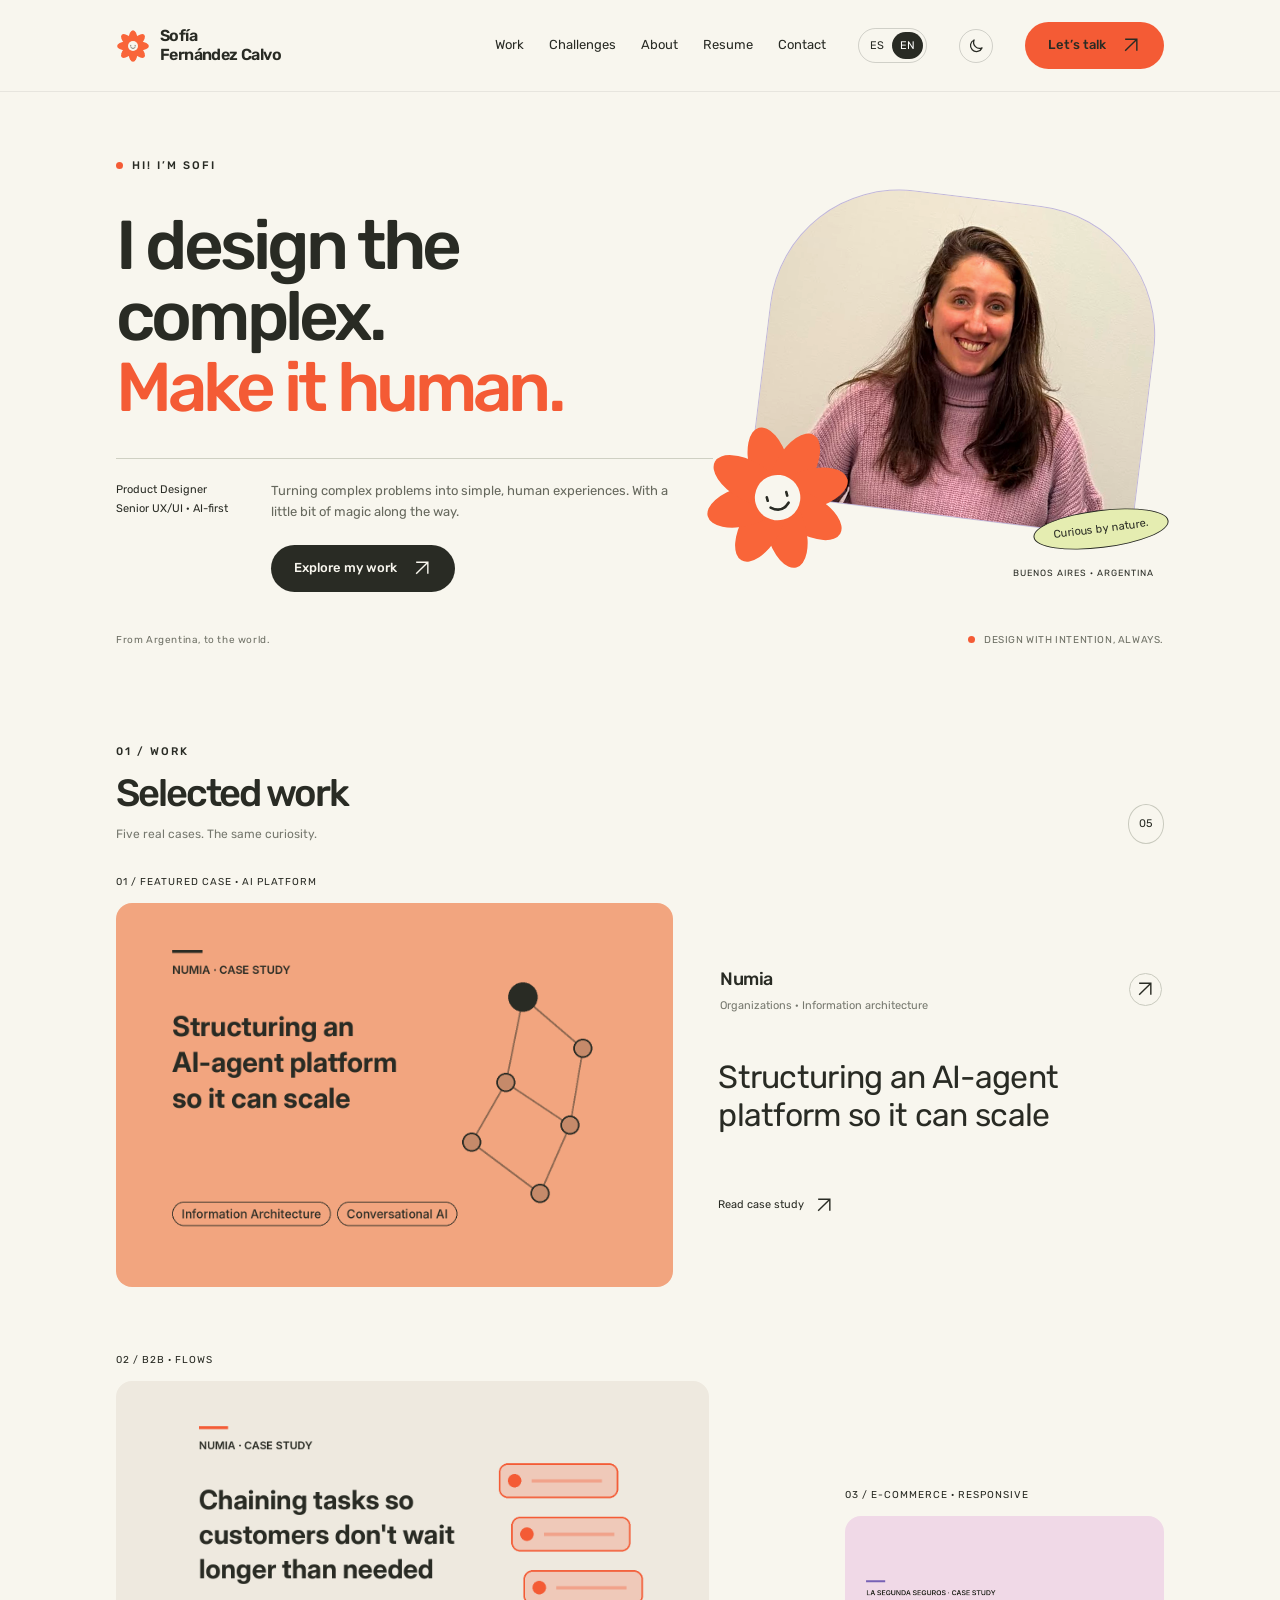
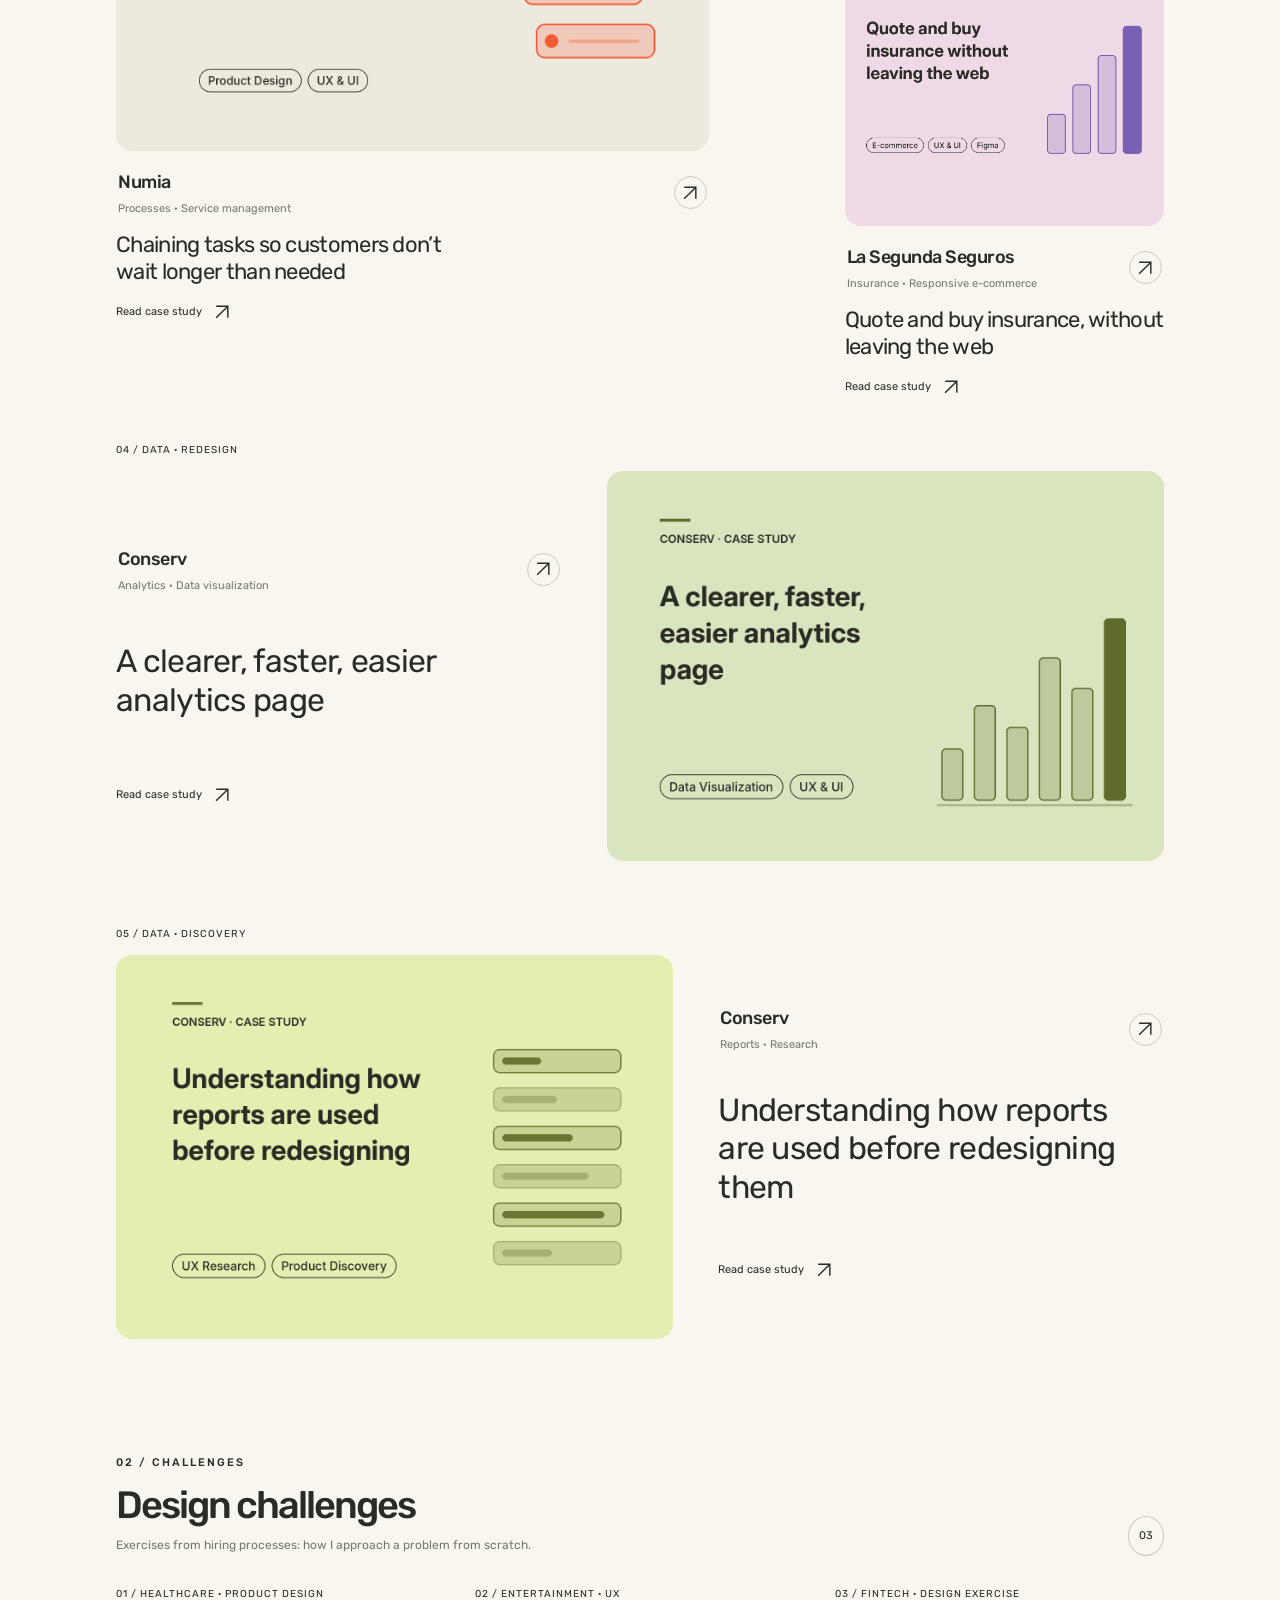
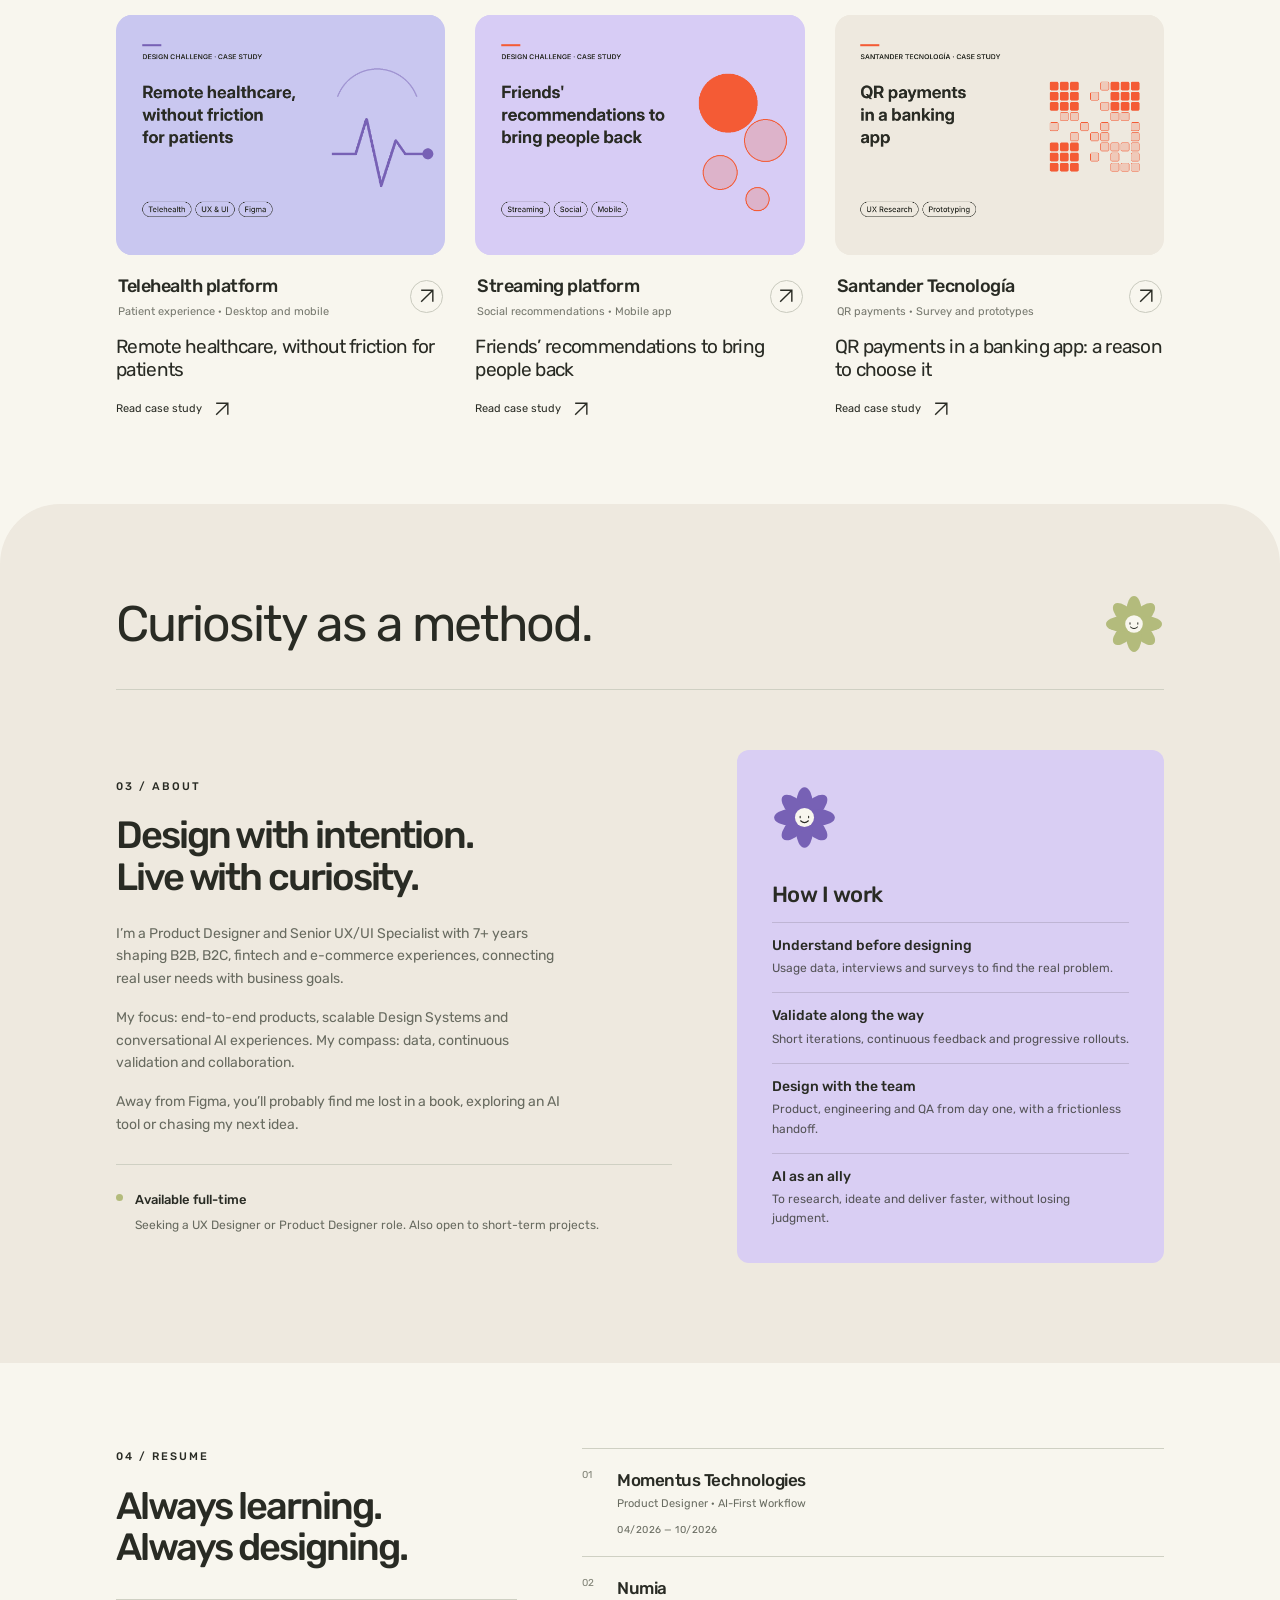
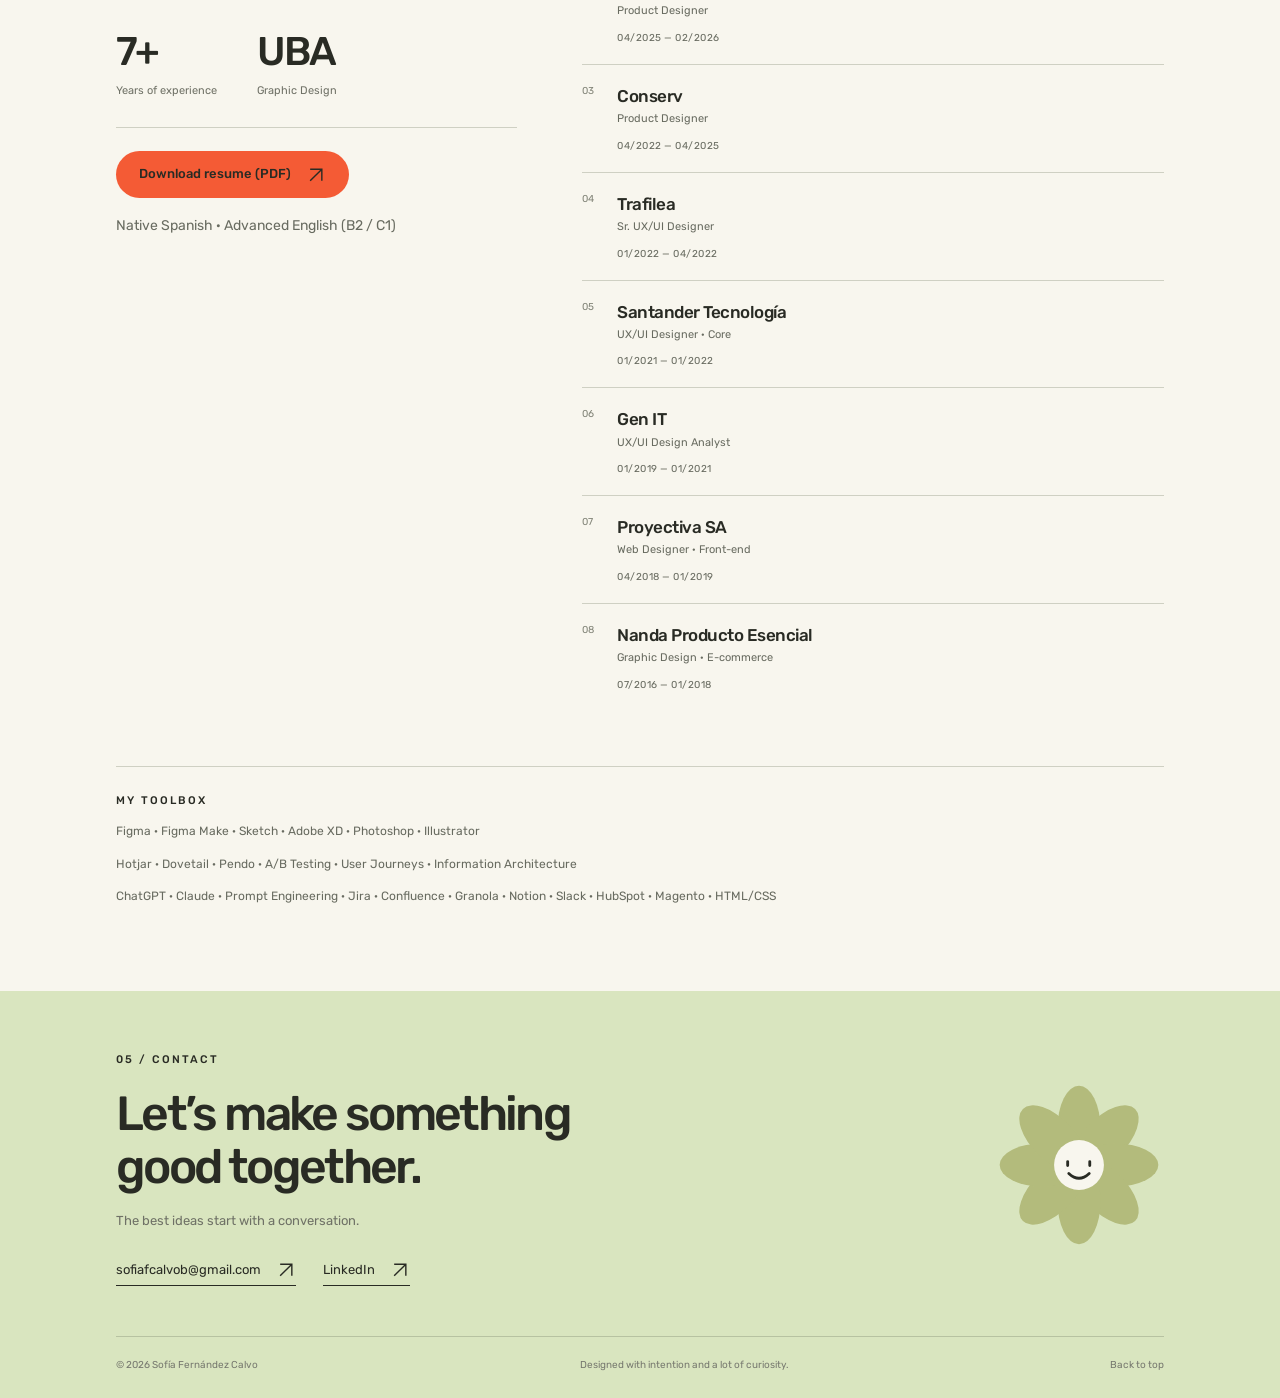
<file: index.html>
<!doctype html>
<html lang="es">
<head>
  <meta charset="utf-8">
  <meta name="viewport" content="width=device-width, initial-scale=1">
  <title>Sofía Fernández Calvo — Product Designer</title>
  <meta name="description" content="Diseño de producto, curiosidad y una mirada AI-first. Portfolio de Sofía Fernández Calvo, Buenos Aires.">
  <meta name="robots" content="max-image-preview:large">
  <meta property="og:type" content="website">
  <meta property="og:title" content="Sofía Fernández Calvo — Product Designer">
  <meta property="og:description" content="Diseño de producto, curiosidad y una mirada AI-first. Portfolio de Sofía Fernández Calvo, Buenos Aires.">
  <meta name="twitter:card" content="summary_large_image">
  <meta name="twitter:title" content="Sofía Fernández Calvo — Product Designer">
  <meta name="twitter:description" content="Diseño de producto, curiosidad y una mirada AI-first. Portfolio de Sofía Fernández Calvo, Buenos Aires.">
  <meta name="color-scheme" content="light dark">
  <script>
    // Aplica el tema (elegido o el del navegador) antes de pintar la página
    (function () {
      var t; try { t = localStorage.getItem("theme"); } catch (e) {}
      document.documentElement.dataset.theme = t || (matchMedia("(prefers-color-scheme: dark)").matches ? "dark" : "light");
    })();
  </script>
  <link rel="icon" href="assets/favicon.svg" type="image/svg+xml">
  <meta name="theme-color" content="#f8f6ee">
  <meta property="og:image" content="https://sofiafcalvo.github.io/assets/og-image.jpg">
  <meta property="og:url" content="https://sofiafcalvo.github.io/">
  <link rel="canonical" href="https://sofiafcalvo.github.io/">
  <meta property="og:image:width" content="1200">
  <meta property="og:image:height" content="630">
  <meta property="og:locale" content="es_AR">
  <meta property="og:locale:alternate" content="en_US">
  <meta name="author" content="Sofía Fernández Calvo">
  <link rel="preconnect" href="https://fonts.googleapis.com">
  <link rel="preconnect" href="https://fonts.gstatic.com" crossorigin>
  <link href="https://fonts.googleapis.com/css2?family=Rubik:wght@400;500;600;700;800&display=swap" rel="stylesheet">
  <link rel="stylesheet" href="css/styles.css">
</head>
<body>
  <div id="app" class="sofi" lang="es">
    <noscript><p style="padding:40px;font-family:Rubik,Arial,sans-serif">Sofía Fernández Calvo — Product Designer. Este sitio necesita JavaScript. / This site needs JavaScript. Contacto: sofiafcalvob@gmail.com</p></noscript>
  </div>
  <script src="js/content.js"></script>
  <script src="js/main.js"></script>
</body>
</html>
</file>
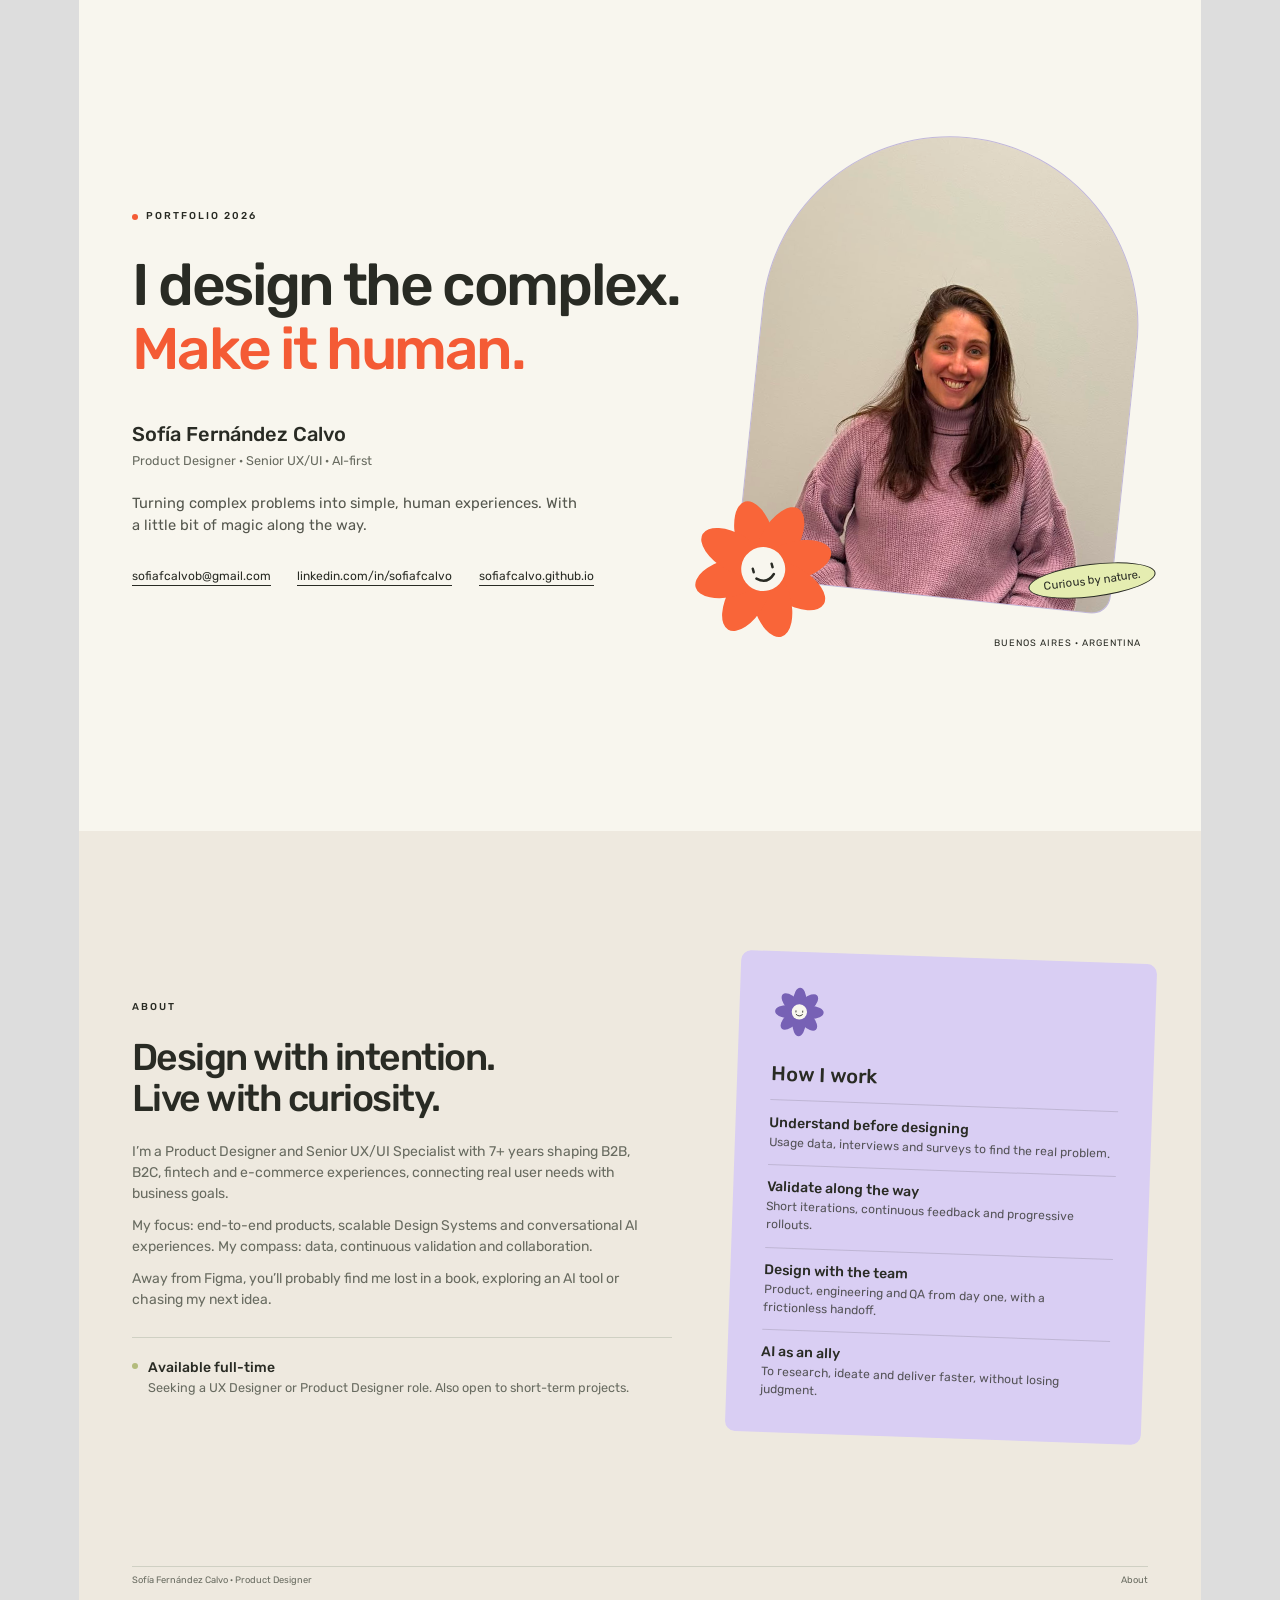
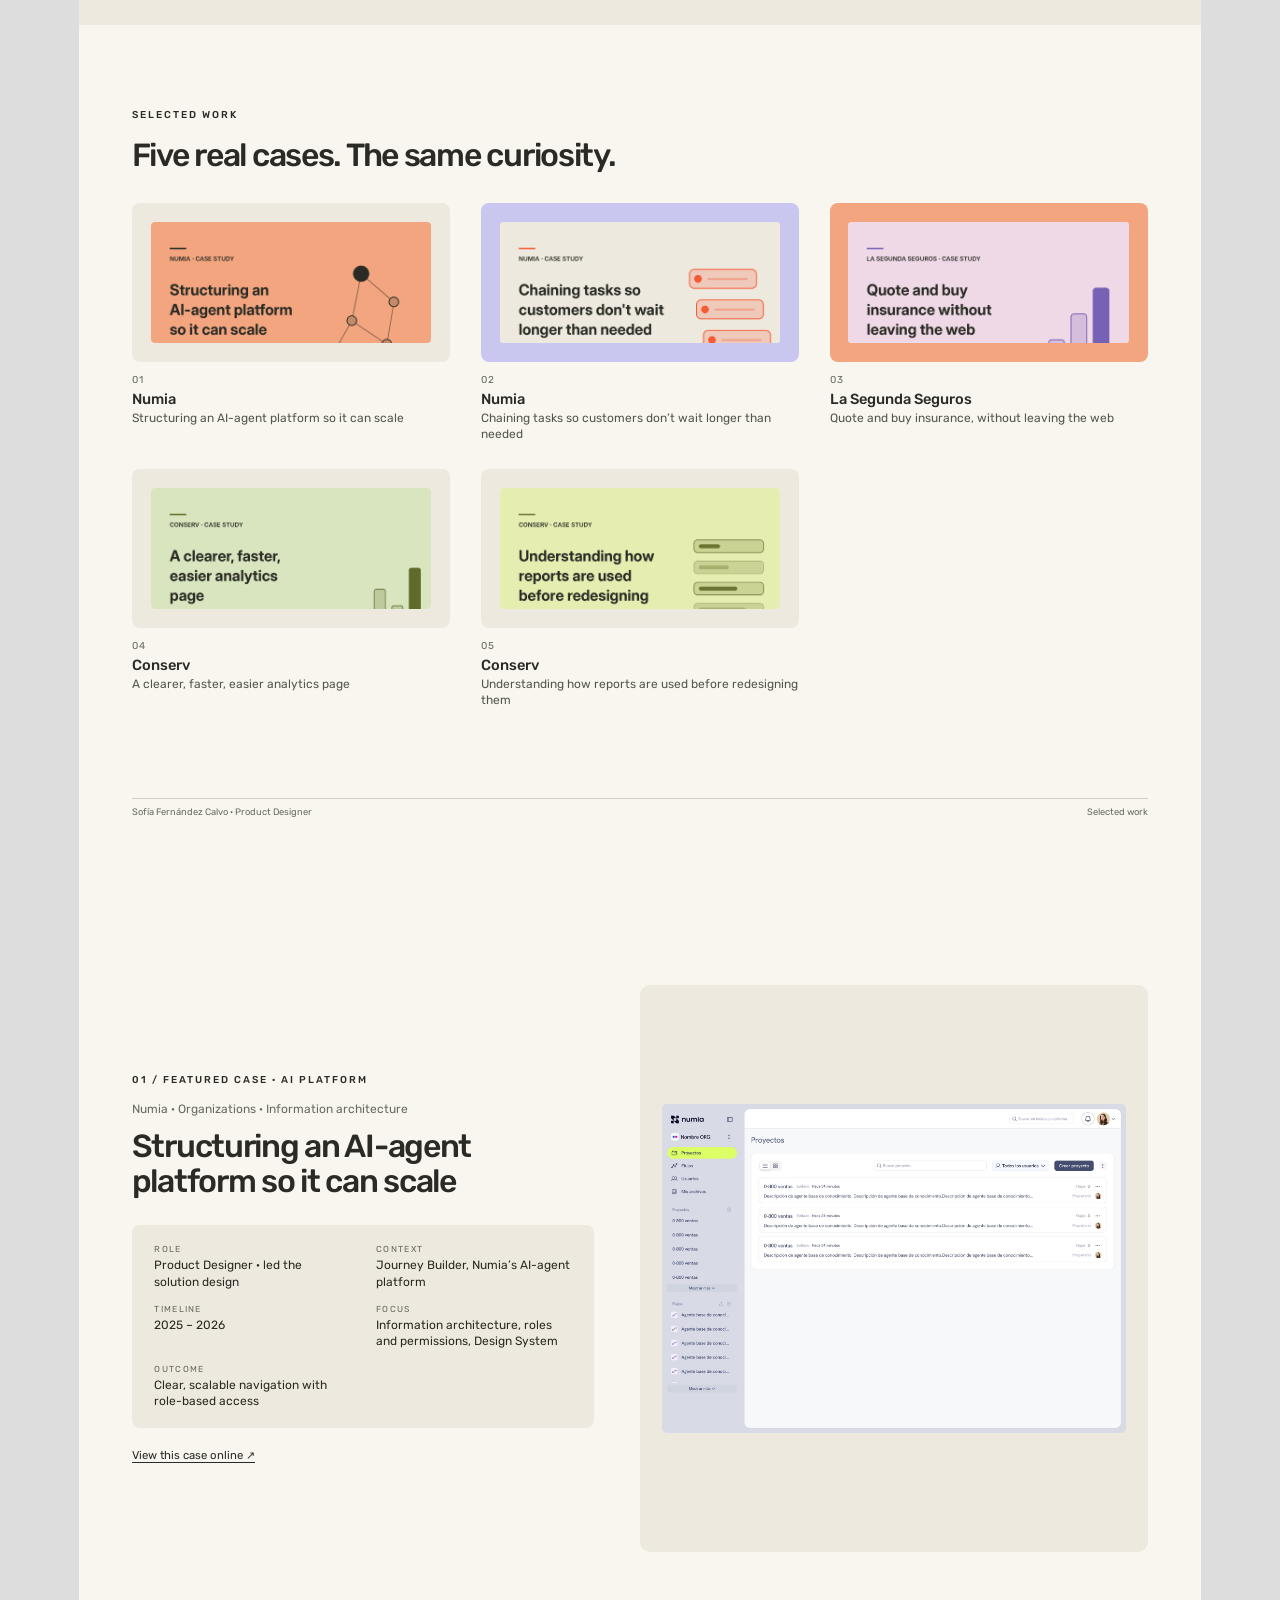
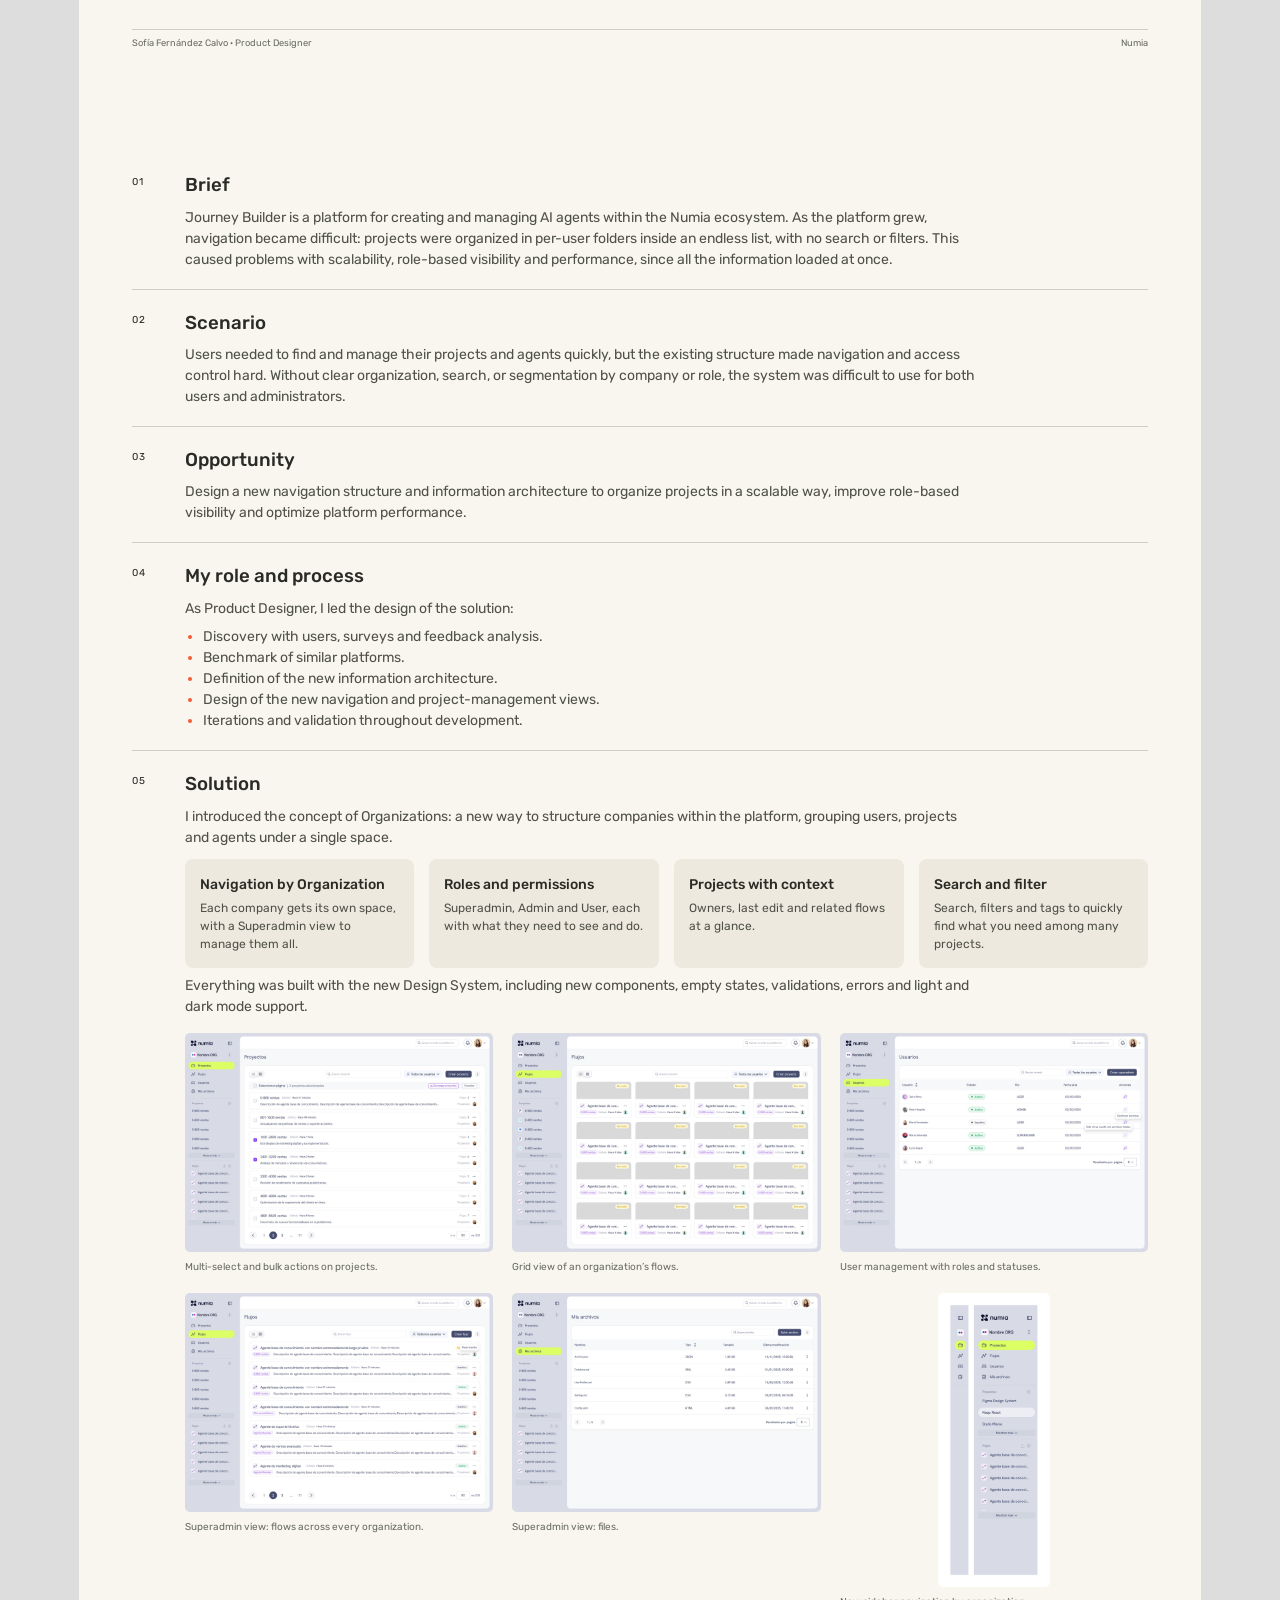
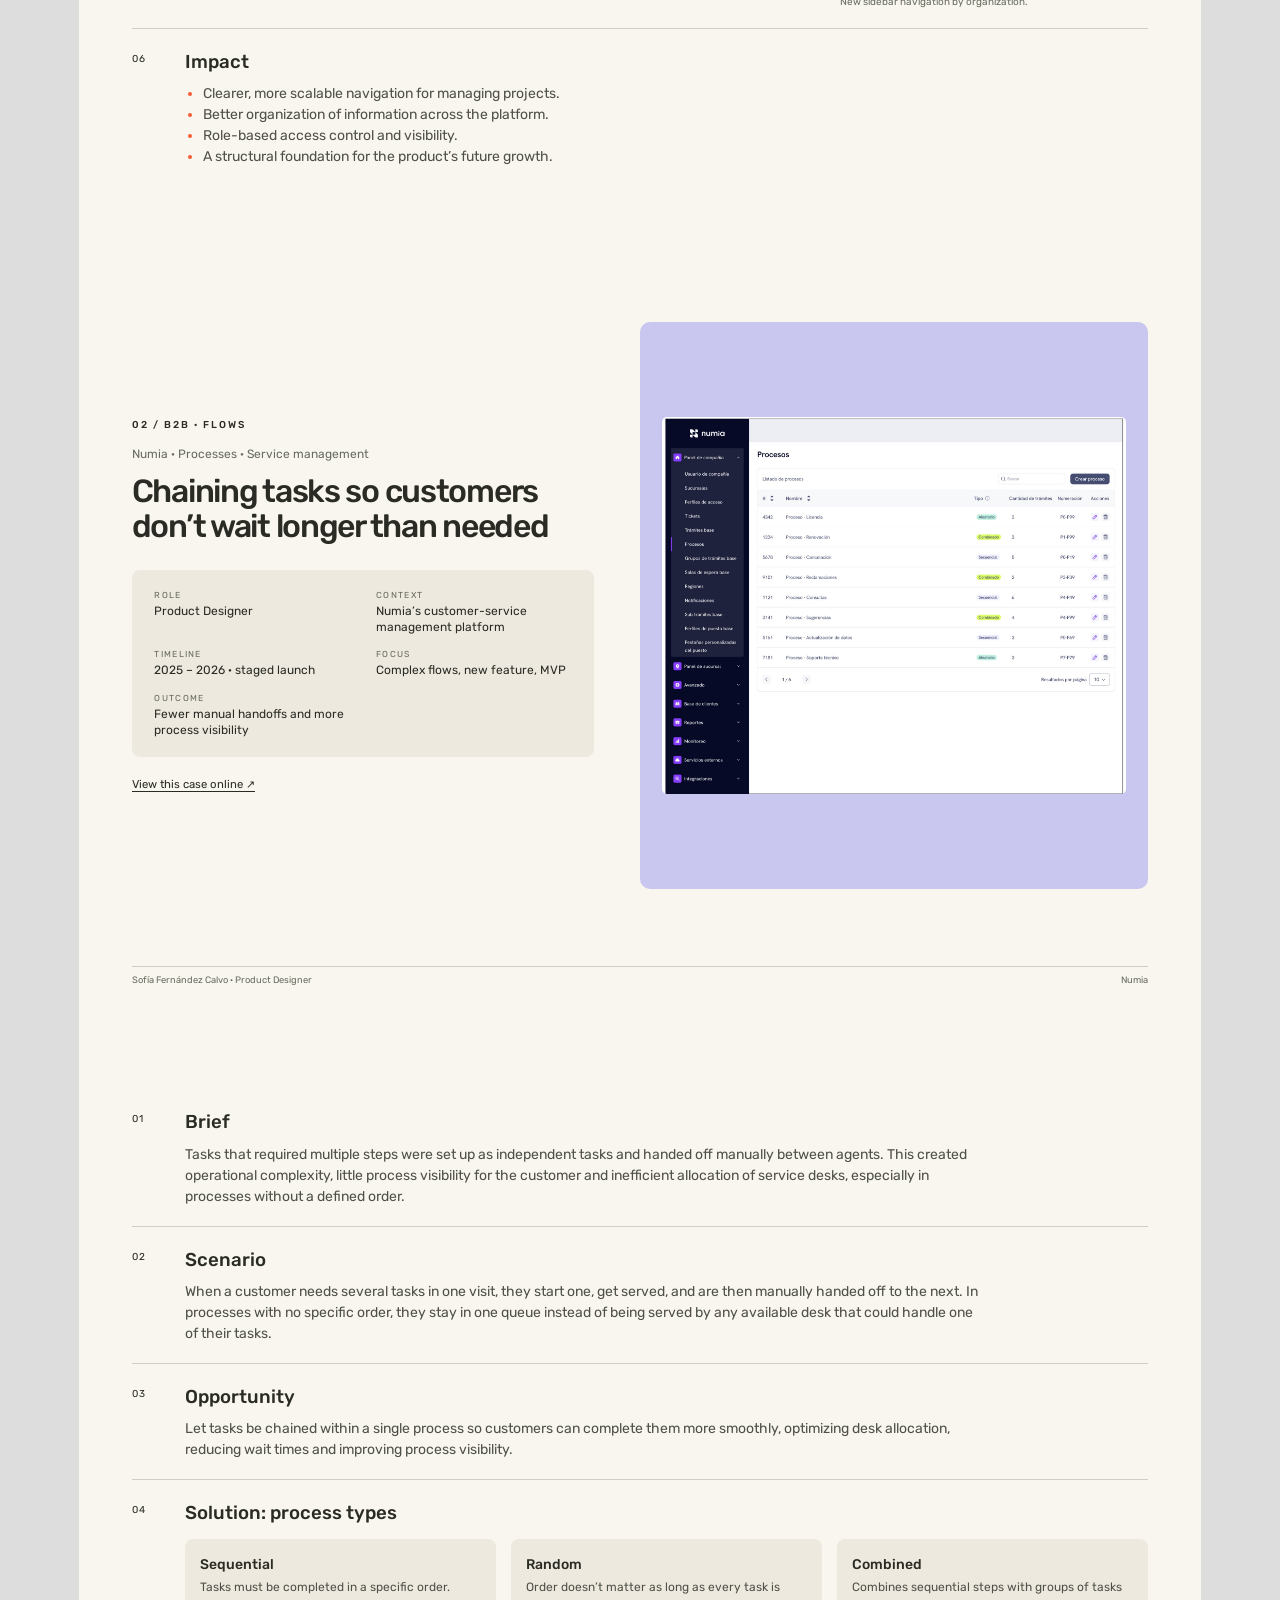
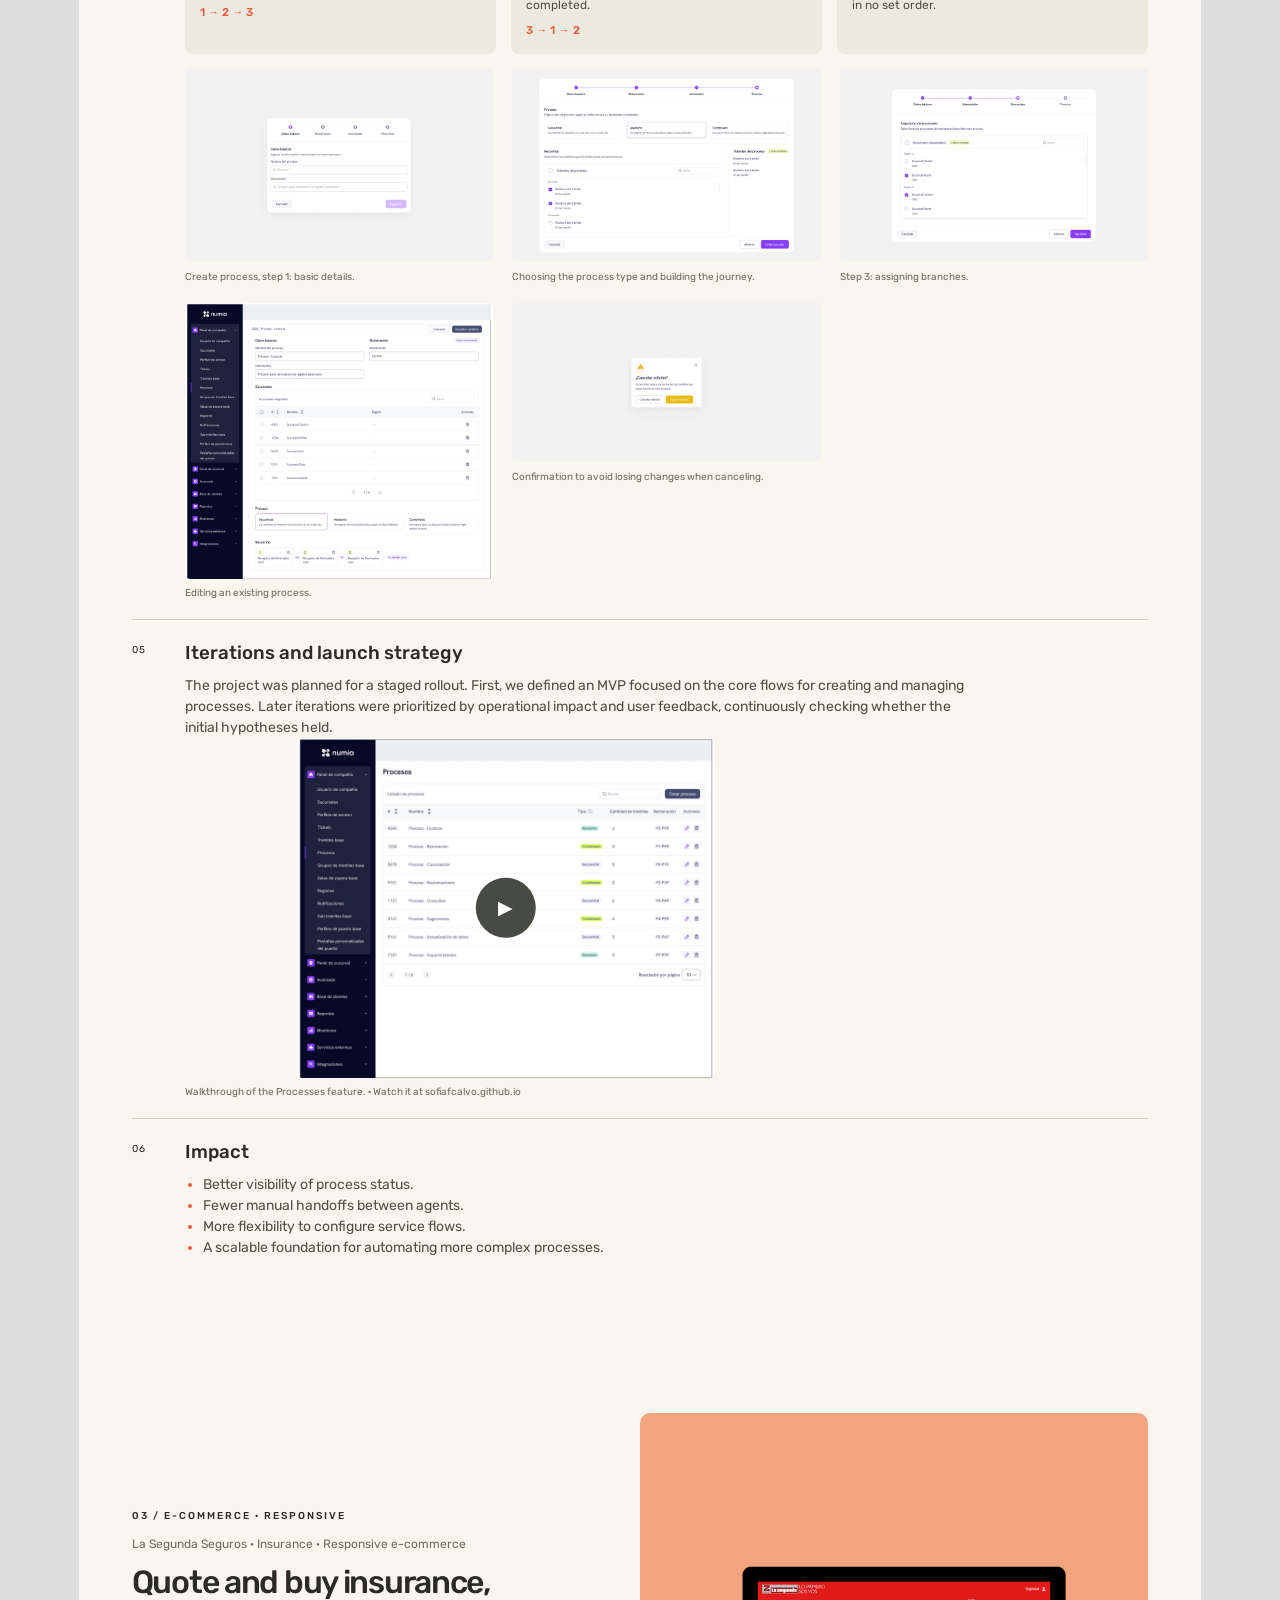
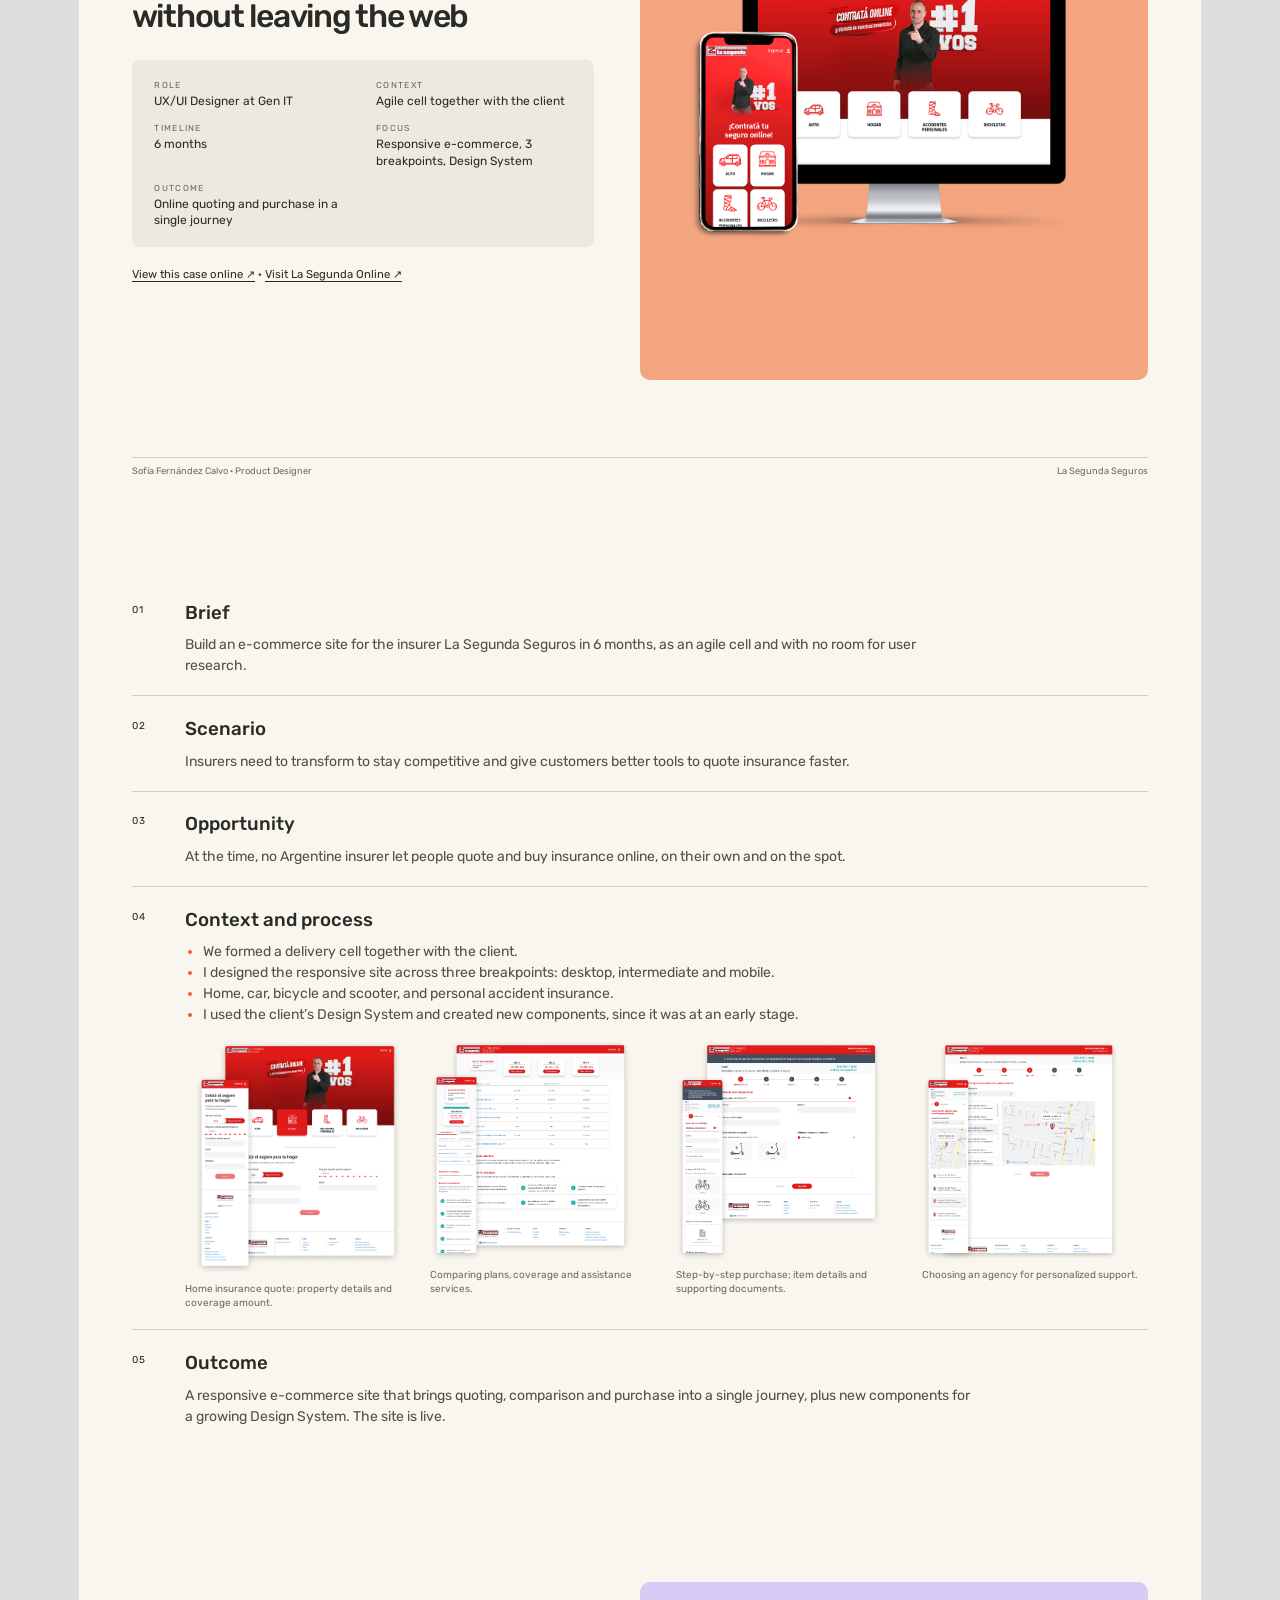
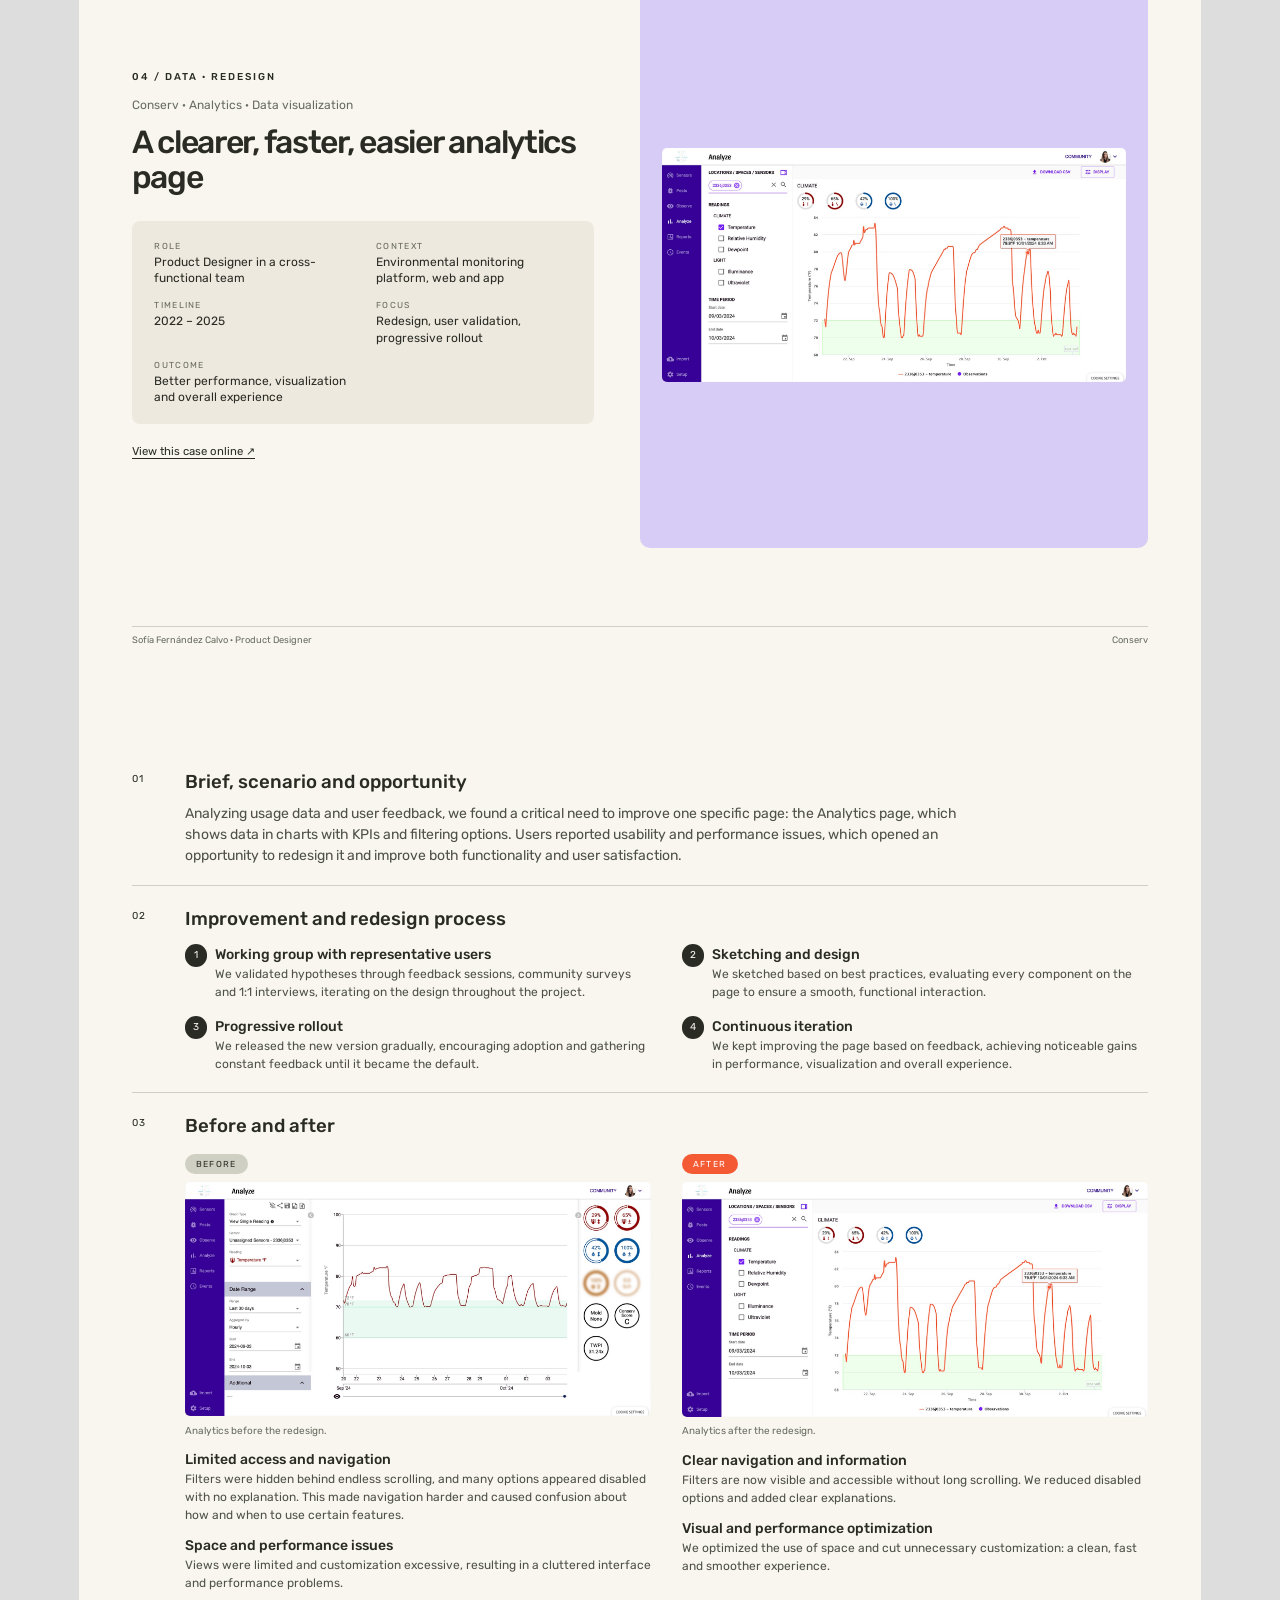
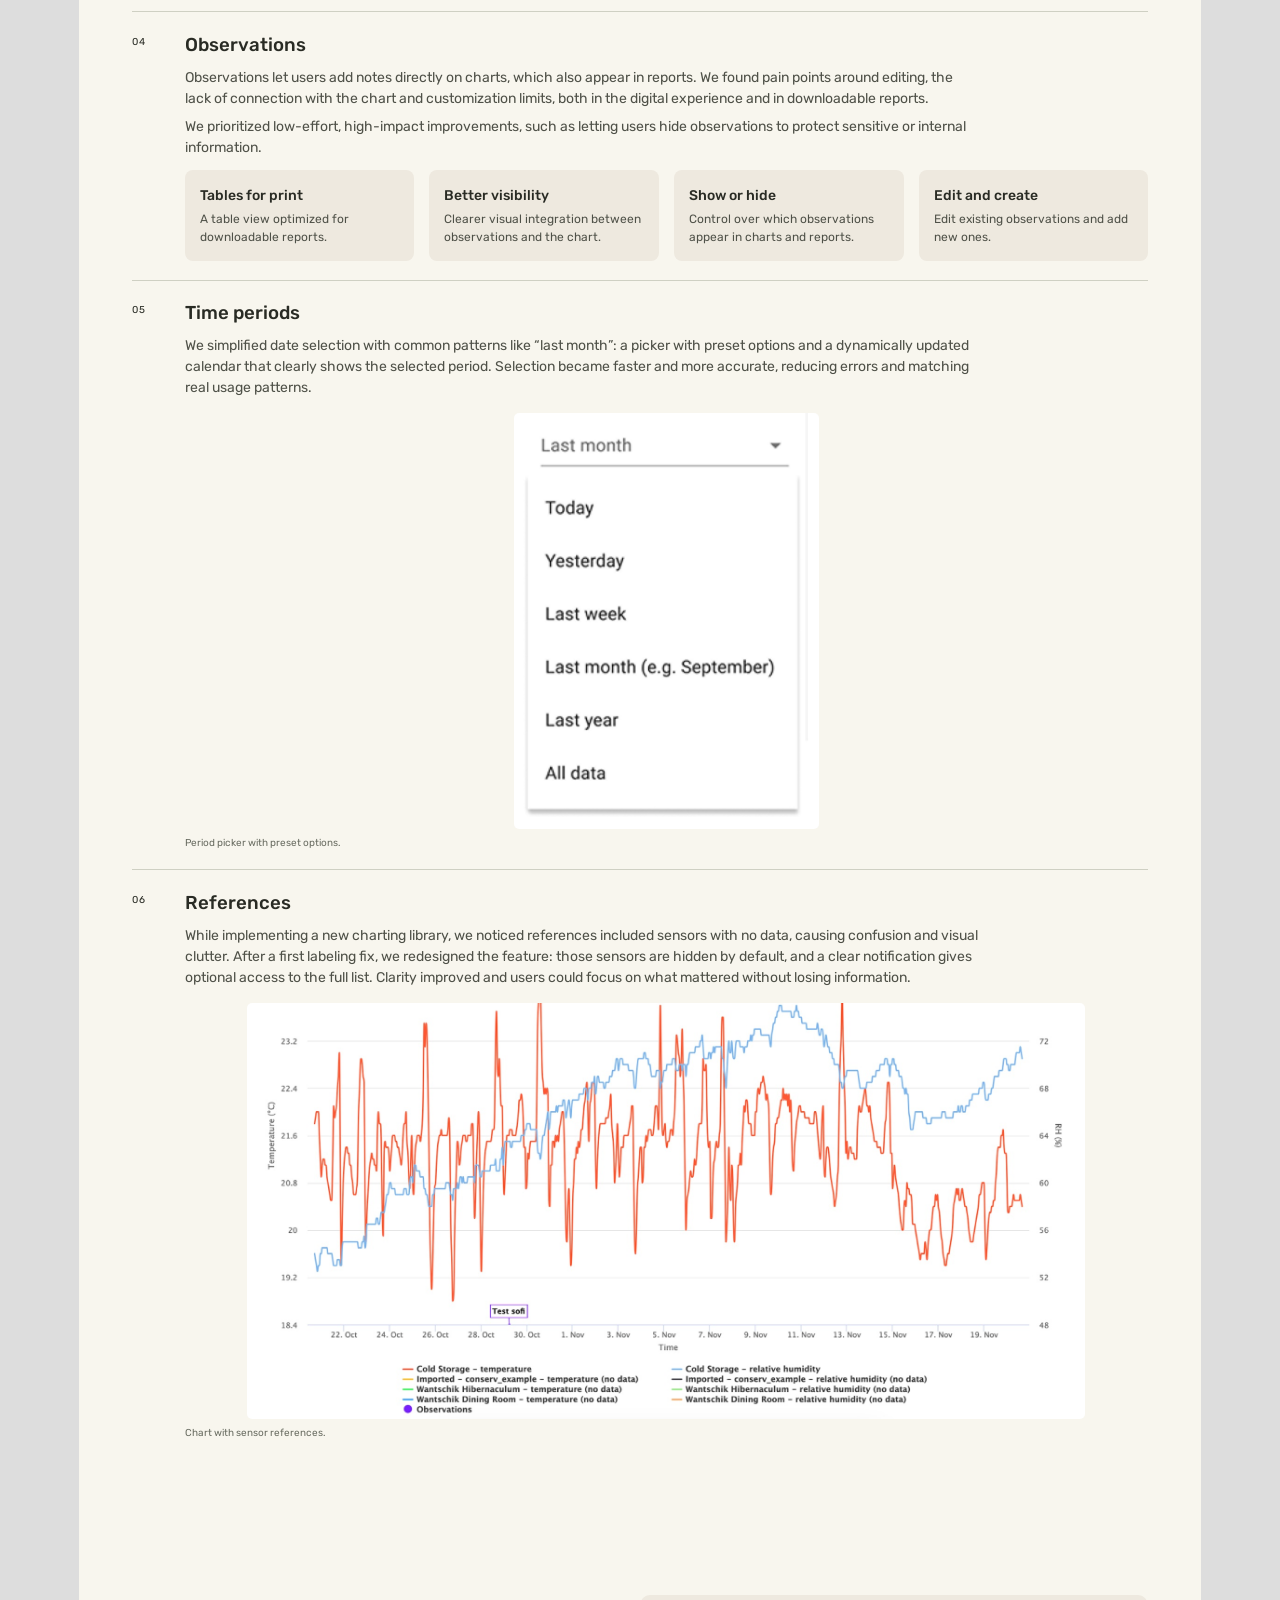
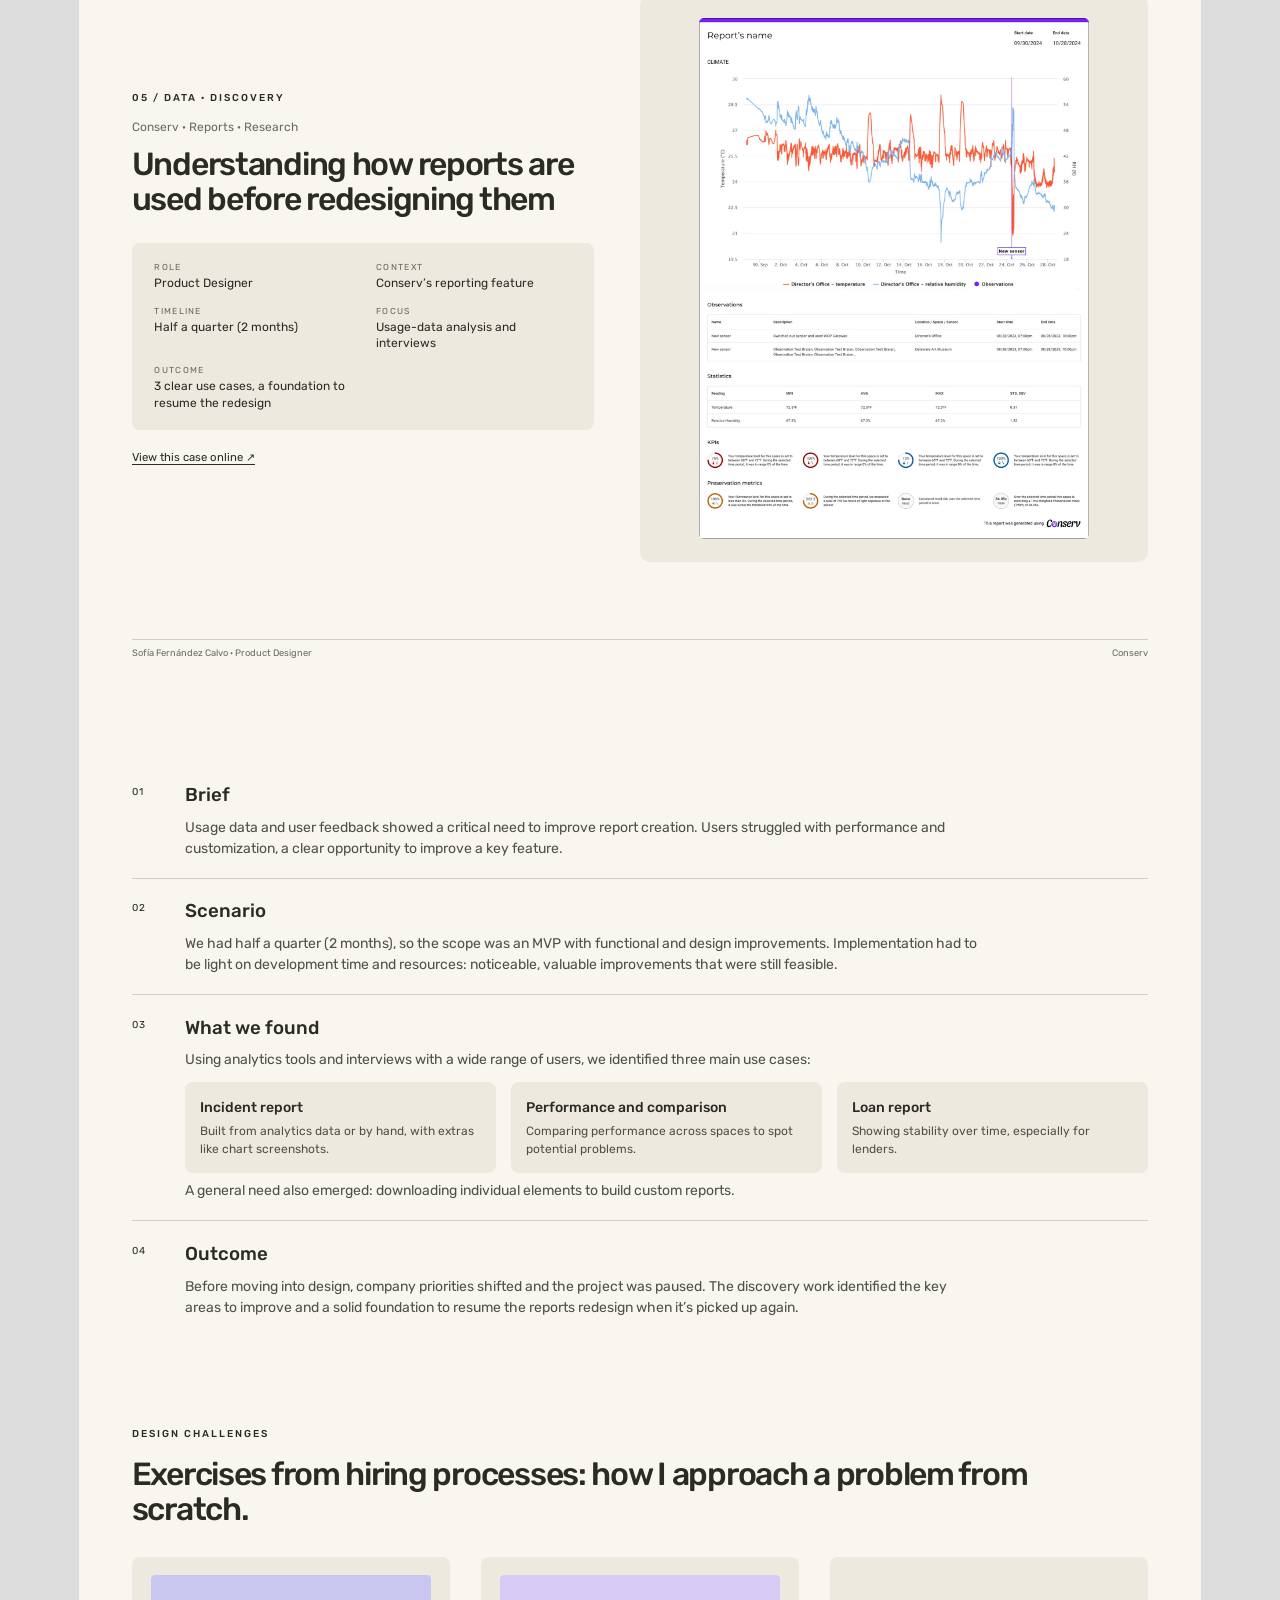
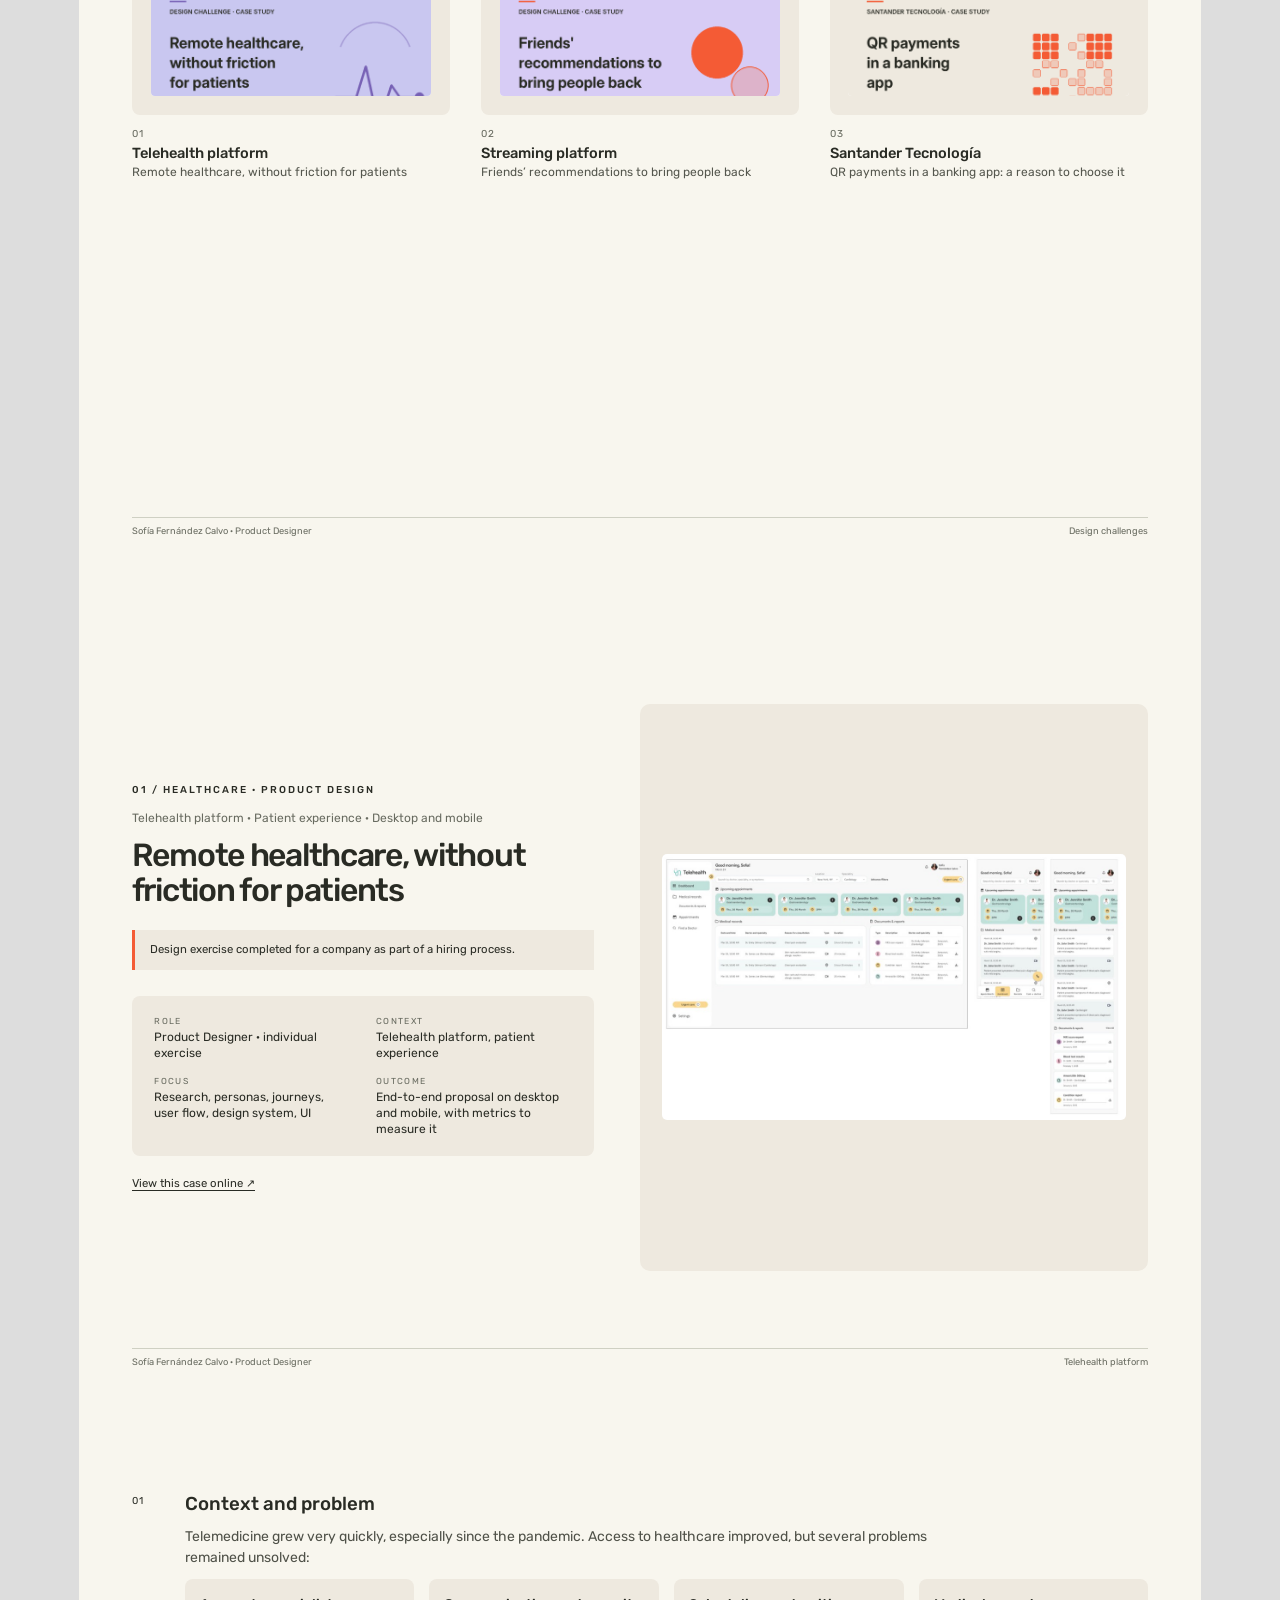
<file: pdf/portfolio-en.html>
<!doctype html>
<html lang="en">
<head>
  <meta charset="utf-8">
  <title>Sofía Fernández Calvo — Product Designer Portfolio</title>
  <meta name="author" content="Sofía Fernández Calvo">
  <link href="https://fonts.googleapis.com/css2?family=Rubik:wght@400;500;600;700&display=swap" rel="stylesheet">
  <link rel="stylesheet" href="print.css">
</head>
<body>
  <!-- Versión para PDF del portfolio en inglés. Se genera desde js/content.js. -->
  <div id="doc" class="sofi"></div>
  <script src="../js/content.js"></script>
  <script src="print.js"></script>
</body>
</html>
</file>
<file: css/styles.css>
/* Paleta de colores (equivalente a los controles del componente en Framer) */
.sofi{--paper:#f8f6ee;--ink:#292b24;--orange:#f45b35;--lav:#d7ccf5;--sand:#eee9df;--chat-surface:#d9cef3;--momentus:#c9c7f0;--numia:#f2a57f;--green:#d9e5bf;--pink:#f0d9e7;--muted:#686b60;--line:#cfd0c3;--flower:#f96539;--sage:#b3bb7c;--sticker:#e5edb1;--violet:#7761b5;width:100%}
html,body{margin:0;padding:0;background:#fff}
html{scroll-behavior:smooth}

.sofi{background:var(--paper);color:var(--ink);font-family:Rubik,Arial,sans-serif;font-size:15px;line-height:1.6;overflow:clip}
.sofi *{box-sizing:border-box}.sofi a{color:inherit;text-decoration:none}.sofi button{font:inherit;color:inherit;cursor:pointer}.sofi button:focus-visible,.sofi a:focus-visible{outline:3px solid #5649ce;outline-offset:5px}.sofi button{border:0}.sofi h1,.sofi h2,.sofi h3,.sofi p{margin:0}.sofi h1,.sofi h2{letter-spacing:-.055em;line-height:1.09;font-weight:500}.sofi section,.sofi footer{scroll-margin-top:100px}.sofi .wrap{max-width:1120px;margin:auto;padding:0 36px}
.sofi .nav{position:sticky;top:0;z-index:5;background:#f8f6eef0;backdrop-filter:blur(16px);border-bottom:1px solid #292b2415}.sofi .navin{height:91px;display:flex;align-items:center;gap:32px}.sofi .brand{font-size:16px;line-height:1.15;font-weight:600;letter-spacing:-.6px;display:flex;gap:10px;align-items:center;margin-right:auto}.sofi .brand em{color:var(--orange);font-size:37px;font-style:normal}.sofi .navlinks{display:flex;gap:25px;font-size:13px}.sofi .navlinks a:hover{color:var(--orange)}.sofi .langs{display:flex;border:1px solid #292b2430;border-radius:30px;padding:3px}.sofi .langs button{background:transparent;border-radius:20px;padding:5px 8px;font-size:11px}.sofi .langs .on{background:var(--ink);color:white}.sofi .pill{display:inline-flex;align-items:center;justify-content:center;gap:15px;padding:13px 23px;border-radius:30px;background:var(--orange);font-size:13px;font-weight:500;transition:transform .25s,box-shadow .25s}.sofi .pill:hover{transform:translateY(-3px) rotate(-2deg);box-shadow:0 7px 0 #292b2420}
.sofi .intro{padding:82px 0 50px;position:relative}.sofi .introgrid{display:grid;grid-template-columns:1.5fr 1fr;align-items:center;gap:20px}.sofi .eyebrow{font-size:11px;letter-spacing:2px;font-weight:500;display:flex;align-items:center;gap:9px}.sofi .dot{width:7px;height:7px;border-radius:50%;background:var(--orange);display:inline-block}.sofi h1{font-size:clamp(40px,4.6vw,61px);margin-top:25px;max-width:670px}.sofi h1 span{color:var(--orange)}.sofi .intro p{max-width:420px;margin-top:25px;color:#66685d;font-size:15px}.sofi .intro .pill{margin-top:29px;background:var(--ink);color:var(--paper)}.sofi .art{height:335px;position:relative;display:flex;align-items:center;justify-content:center}.sofi .art:before{content:"";position:absolute;width:265px;height:265px;border-radius:50%;background:var(--lav);transform:translate(20px,15px)}.sofi .art svg{position:relative;transform:rotate(-14deg);animation:floatSofi 6s ease-in-out infinite}.sofi .sticker{position:absolute;right:0;bottom:20px;background:var(--sticker);padding:9px 19px;transform:rotate(-9deg);border:1px solid var(--ink);border-radius:50%;font-size:12px}.sofi .introfoot{display:flex;justify-content:space-between;margin-top:62px;font-size:10px;letter-spacing:.6px;color:#6f7166}.sofi .introfoot span:last-child{display:flex;gap:9px;align-items:center}
.sofi .work{padding:50px 0 85px}.sofi .sectionhead{display:flex;justify-content:space-between;align-items:end;margin-bottom:30px}.sofi h2{font-size:38px;white-space:pre-line}.sofi .sectionhead p{color:#76786e;font-size:12px;margin-top:10px}.sofi .count{font-size:11px;border:1px solid #c9cabe;border-radius:50%;padding:10px}.sofi .grid{display:grid;grid-template-columns:1fr 1fr;gap:35px 24px}.sofi .card{background:transparent;text-align:left;padding:0;display:block;width:100%;border-radius:18px}.sofi .preview{height:310px;border-radius:16px;position:relative;overflow:hidden;display:flex;align-items:center;justify-content:center;transition:transform .4s,box-shadow .4s}.sofi .card:hover .preview{transform:translateY(-6px) rotate(-.6deg);box-shadow:0 18px 30px #292b2419}.sofi .p0{background:var(--momentus)}.sofi .p1{background:var(--numia)}.sofi .p2{background:var(--green)}.sofi .p3{background:var(--pink)}.sofi .cardmeta{display:flex;justify-content:space-between;align-items:center;padding:17px 2px 0}.sofi h3{font-weight:500;font-size:18px;letter-spacing:-.5px}.sofi .cardmeta p{font-size:11px;color:#76786e;margin-top:3px}.sofi .circleArrow{border:1px solid #c9cabe;width:33px;height:33px;border-radius:50%;display:grid;place-items:center}.sofi .dashboard{width:330px;height:216px;background:#fcfcff;display:flex;border-radius:8px;box-shadow:0 20px 30px #39325c26;transform:rotate(-6deg)}.sofi aside{width:49px;background:#292346;padding:15px 10px;color:white;border-radius:8px 0 0 8px}.sofi aside i{display:block;height:5px;background:#77718f;margin-top:18px;border-radius:2px}.sofi .dashbody{padding:23px 20px;flex:1}.sofi .dashhead{height:7px;background:#38324b;width:110px;border-radius:3px}.sofi .dashstats{display:flex;gap:10px;margin-top:15px}.sofi .dashstats i{height:30px;flex:1;background:#efedf7;border-radius:4px}.sofi .chart{height:100px;display:flex;gap:8px;align-items:end;border-bottom:1px solid #ccc;padding-top:15px}.sofi .chart i{background:#9d91d7;flex:1;max-height:80px;border-radius:3px 3px 0 0}.sofi .dashlines{display:flex;gap:9px;margin-top:13px}.sofi .dashlines i{height:4px;background:#e0deeb;flex:1}.sofi .numiaMark{position:absolute;left:35px;top:40px;font-size:48px;font-weight:600;letter-spacing:-4px;color:#4a1946}.sofi .numiaMark span{font-size:30px;margin-left:4px}.sofi .phone{background:#fff8ed;width:132px;height:235px;border:5px solid #572e50;border-radius:23px;position:absolute;right:65px;top:48px;transform:rotate(13deg);box-shadow:12px 12px 0 #e88a6b}.sofi .phonebar{height:6px;width:40px;background:#572e50;margin:8px auto;border-radius:9px}.sofi .phoneCircle{height:60px;width:60px;background:#e7c5ee;border-radius:50%;margin:25px auto 18px}.sofi .phoneLine{height:5px;background:#c1a9bc;width:75px;margin:8px auto}.sofi .short{width:45px}.sofi .phoneBtn{height:21px;background:#5d2b56;width:80px;margin:25px auto;border-radius:15px}.sofi .orb{position:absolute;bottom:-30px;left:30px;width:150px;height:150px;background:#fa734e;border-radius:50%}.sofi .conserv{position:absolute;left:30px;top:25px;color:#31553d;font-size:34px;letter-spacing:-2px}.sofi .conserv span{font-size:13px;vertical-align:top}.sofi .sensor{width:180px;height:150px;background:#f9f8ed;border-radius:20px;box-shadow:15px 20px 25px #34472d24;transform:rotate(-10deg);position:relative;z-index:1;padding:25px 27px}.sofi .sensor b{display:block;font-size:36px;font-weight:400;color:#426344;margin-top:7px}.sofi .sensorLight{width:6px;height:6px;border-radius:50%;background:#a8c088}.sofi .sensorLine{height:3px;width:70px;background:#d5dcc9;margin-top:9px}.sofi .rings{position:absolute;width:230px;height:230px;border:1px solid #a4bb8f;border-radius:50%;right:-30px;bottom:-50px;box-shadow:0 0 0 30px #a4bb8f30,0 0 0 60px #a4bb8f20}.sofi .traf{position:absolute;top:23px;left:30px;font-size:30px;letter-spacing:-2px;font-weight:600}.sofi .traf span{font-size:12px;vertical-align:top}.sofi .commerce{width:300px;height:180px;background:#fffcf8;border-radius:5px;display:flex;gap:22px;align-items:center;padding:24px;transform:rotate(7deg);box-shadow:12px 12px 25px #71556924}.sofi .productShape{width:100px;height:125px;border-radius:44px 44px 15px 15px;background:linear-gradient(100deg,#d3a0ad,#f2cfca 55%,#c791a3)}.sofi .productDetails{flex:1}.sofi .productDetails i{display:block;background:#d9d4ce;height:6px;margin:12px 0}.sofi .productDetails b{display:block;background:#30302b;height:23px;border-radius:3px;margin-top:25px}.sofi .tinyCard{position:absolute;width:90px;height:80px;background:#d4b8e6;right:45px;bottom:25px;border-radius:8px;transform:rotate(-10deg);border:5px solid white}
.sofi .about{background:var(--sand);padding:80px 0}.sofi .twocol{display:grid;grid-template-columns:1fr 1fr;gap:70px;align-items:center}.sofi .about h2{margin:20px 0 25px}.sofi .prose{color:var(--muted);font-size:14px;margin-top:17px!important;max-width:450px}.sofi .chat{background:var(--chat-surface);border-radius:22px;padding:35px;min-height:320px;position:relative}.sofi .chat .miniFlower{display:inline-block;margin-bottom:20px}.sofi .chat h3{font-size:22px;margin-bottom:10px}.sofi .chat p{font-size:13px;max-width:290px}.sofi .chat .chatstatus{margin-top:25px;padding:12px 17px;border:1px solid #292b2440;border-radius:24px;font-size:12px;display:inline-block}.sofi .chat small{display:block;font-size:10px;margin-top:12px;opacity:.65}.sofi .cv{padding:85px 0}.sofi .resume{border-top:1px solid var(--line);border-bottom:1px solid var(--line);padding:28px 0;display:flex;gap:45px;margin-bottom:23px}.sofi .resume strong{display:block;font-size:40px;font-weight:500;letter-spacing:-2px}.sofi .resume small{font-size:11px;color:#6f7166}.sofi .resume .uba{font-size:31px;letter-spacing:-1px;line-height:1.5}.sofi .disabled{opacity:.5;cursor:default}.sofi .footer{border-top:1px solid #d3d4c8;padding:60px 0 25px}.sofi .footer h2{font-size:48px}.sofi .footer p{font-size:13px;color:#6f7166;margin-top:18px}.sofi .contactlinks{display:flex;gap:12px;flex-wrap:wrap;margin-top:24px}.sofi .contactlinks a{display:flex;align-items:center;gap:15px;border-bottom:1px solid;padding:4px 0;font-size:13px;margin-right:15px}.sofi .bottom{border-top:1px solid #d3d4c8;margin-top:50px;padding-top:20px;display:flex;justify-content:space-between;font-size:10px;color:#77796f}.sofi .modalback{position:fixed;inset:0;background:#25251f80;z-index:20;display:grid;place-items:center;padding:25px}.sofi .modal{background:var(--paper);padding:35px;border-radius:20px;max-width:500px}.sofi .modal p{margin:20px 0}.sofi .modal button{background:var(--ink);color:white}
@keyframes floatSofi{50%{transform:translateY(-10px) rotate(-5deg)}}@media(prefers-reduced-motion:reduce){.sofi *{animation:none!important;transition:none!important;scroll-behavior:auto!important}}
@media(max-width:800px){.sofi .wrap{padding:0 22px}.sofi .navin{height:78px;gap:15px}.sofi .navlinks{gap:13px;font-size:11px}.sofi .nav .pill{display:none}.sofi .intro{padding-top:50px}.sofi .introgrid{grid-template-columns:1.25fr 1fr}.sofi .art{transform:scale(.8)}.sofi .preview{height:260px}.sofi .twocol{gap:30px}.sofi h2{font-size:30px}.sofi .chat{padding:25px}.sofi .dashboard{transform:rotate(-6deg) scale(.8)}}
@media(max-width:580px){.sofi .brand{font-size:12px}.sofi .brand em{font-size:28px}.sofi .navlinks{display:none}.sofi .introgrid{grid-template-columns:1fr}.sofi h1{font-size:43px}.sofi .art{height:260px;transform:scale(.85);margin:0 auto;width:300px}.sofi .introfoot{margin-top:25px;font-size:9px}.sofi .introfoot span:last-child{display:none}.sofi .intro{padding-bottom:15px}.sofi .work{padding:35px 0 55px}.sofi .grid{grid-template-columns:1fr;gap:27px}.sofi .preview{height:285px}.sofi .twocol{grid-template-columns:1fr;gap:32px}.sofi .about,.sofi .cv{padding:55px 0}.sofi .sectionhead{margin-bottom:25px}.sofi h2{font-size:33px}.sofi .footer h2{font-size:39px}.sofi .bottom{gap:15px;flex-wrap:wrap}.sofi .resume{gap:40px}.sofi .footer .flowerfoot{display:none}.sofi .footer{padding-top:45px}}

.sofi .intro{padding:65px 0 40px}.sofi .introgrid{grid-template-columns:1.45fr 1fr;gap:40px;align-items:start}.sofi h1{font-size:clamp(44px,5.4vw,70px);font-weight:500;line-height:1.03;max-width:680px;margin-top:35px}.sofi .introdetails{display:grid;grid-template-columns:130px 1fr;gap:25px;border-top:1px solid var(--line);margin-top:35px;padding-top:22px}.sofi .rolelabel{font-size:11px;line-height:1.7}.sofi .introdetails p{margin-top:0;font-size:13px}.sofi .introdetails .pill{margin-top:22px}.sofi .collage{position:relative;padding:20px 12px 42px;height:405px;margin-top:20px}.sofi .portrait{height:320px;background:var(--lav);border-radius:130px 130px 12px 12px;transform:rotate(7deg);border:1px solid #292b2420;overflow:hidden}.sofi .portrait img{display:block;width:100%;height:100%;object-fit:cover;object-position:52% 52%;transform:scale(1.75);transform-origin:52% 52%;filter:brightness(1.09) contrast(1.035) saturate(.92)}.sofi .photoPlaceholder{height:100%;display:flex;align-items:center;justify-content:center;flex-direction:column;background:repeating-linear-gradient(0deg,transparent,transparent 31px,#292b2408 32px),repeating-linear-gradient(90deg,transparent,transparent 31px,#292b2408 32px)}.sofi .photoPlaceholder span{font-size:73px;letter-spacing:-6px;font-weight:600;color:#292b2425}.sofi .photoPlaceholder p{margin-top:8px;color:var(--ink);font-size:14px}.sofi .photoPlaceholder small{font-size:10px;opacity:.6}.sofi .portraitFlower{position:absolute;left:-52px;bottom:0;transform:rotate(-15deg)}.sofi .collage .sticker{bottom:34px;right:-5px;transform:rotate(-7deg);font-size:11px}.sofi .photoCaption{position:absolute;right:10px;bottom:2px;font-size:9px;letter-spacing:1px}.sofi .introfoot{margin-top:40px}.sofi .work{padding-top:55px}.sofi .grid{grid-template-columns:repeat(12,minmax(0,1fr));gap:45px 45px;align-items:start}.sofi .projectItem{min-width:0}.sofi .project0{grid-column:1/8}.sofi .project1{grid-column:9/13;margin-top:135px}.sofi .project2{grid-column:1/6;margin-top:-65px}.sofi .project3{grid-column:7/13;margin-top:70px}.sofi .project0 .preview{height:370px}.sofi .project1 .preview{height:310px}.sofi .project2 .preview{height:300px}.sofi .project3 .preview{height:335px}.sofi .projectNumber{font-size:10px;letter-spacing:1px;margin-bottom:13px}.sofi .projectStory{font-size:22px;letter-spacing:-.7px;line-height:1.2;margin:15px 0 0!important;max-width:360px}.sofi .readcase{font-size:11px;display:flex;gap:10px;align-items:center;margin-top:17px}.sofi .project1 .phone{right:22px;top:75px}.sofi .project1 .numiaMark{left:22px;font-size:40px;top:22px}.sofi .about{border-radius:60px 60px 0 0;background:var(--sand)}.sofi .aboutRibbon{display:flex;gap:20px;align-items:center;justify-content:space-between;font-size:clamp(30px,4vw,50px);letter-spacing:-2px;border-bottom:1px solid var(--line);padding-bottom:25px;margin-bottom:40px}.sofi .about .twocol{grid-template-columns:1.3fr 1fr;gap:65px}.sofi .chat{transform:rotate(3deg);border-radius:12px;margin:20px 0}.sofi .cvLayout{display:grid;grid-template-columns:1fr 1.45fr;gap:65px}.sofi .cvIntro h2{margin:20px 0 30px}.sofi .resume{gap:40px}.sofi .job{display:grid;grid-template-columns:25px 1fr;gap:10px;border-top:1px solid var(--line);padding:18px 0}.sofi .jobIndex{font-size:10px;color:#818377}.sofi .job h3{font-size:17px}.sofi .job p{font-size:11px;color:var(--muted)}.sofi .job time{grid-column:2;font-size:10px;letter-spacing:.5px;color:var(--muted)}.sofi .toolbox{margin-top:55px;border-top:1px solid var(--line);padding-top:25px;display:grid;grid-template-columns:1.45fr 1fr;gap:60px}.sofi .toolbox p{font-size:12px;color:var(--muted);margin-top:13px}.sofi .toolbox small{font-size:11px}.sofi .modalback{padding:25px}.sofi .modal{max-width:850px;width:100%;max-height:90vh;overflow-y:auto;overscroll-behavior:contain;padding:40px}.sofi .caseTop{display:flex;justify-content:space-between;align-items:center;gap:18px;margin-bottom:30px}.sofi .modal h2{font-size:42px}.sofi .caseMeta{display:flex;justify-content:space-between;font-size:12px;gap:20px;padding:20px 0;margin-top:25px;border-top:1px solid var(--line)}.sofi .caseSection{display:grid;grid-template-columns:35px 1fr;gap:15px;border-top:1px solid var(--line);padding:23px 0}.sofi .caseSection h3{font-size:22px}.sofi .caseSection p{font-size:14px;margin:12px 0 0;color:#56594f}.sofi .caseSection small,.sofi .caseDisclaimer{font-size:11px;line-height:1.6;color:var(--muted);display:block;margin-top:15px}.sofi .footer{background:var(--green);border-top:0}.sofi .footer .bottom{border-color:#292b2430}
@media(max-width:800px){.sofi .introgrid{gap:25px;grid-template-columns:1.25fr 1fr}.sofi h1{font-size:49px}.sofi .introdetails{grid-template-columns:1fr;gap:15px}.sofi .collage{height:370px}.sofi .portrait{height:280px}.sofi .portraitFlower{left:-20px;bottom:0}.sofi .grid{gap:35px 25px}.sofi .project1{grid-column:8/13}.sofi .project2{grid-column:1/6;margin-top:0}.sofi .project3{grid-column:7/13}.sofi .cvLayout{gap:35px}.sofi .about .twocol{gap:30px}.sofi .projectStory{font-size:20px}.sofi .project1 .numiaMark{font-size:30px}}
@media(max-width:580px){.sofi .intro{padding-top:35px}.sofi .introgrid{grid-template-columns:1fr;gap:10px}.sofi h1{font-size:48px}.sofi .introdetails{grid-template-columns:1fr;gap:15px;margin-top:25px}.sofi .rolelabel br{display:block}.sofi .collage{width:285px;margin:15px auto 0;height:360px}.sofi .portrait{height:280px}.sofi .portraitFlower{left:-30px;bottom:4px}.sofi .portraitFlower svg{width:130px}.sofi .photoCaption{right:0}.sofi .grid{grid-template-columns:1fr;gap:35px}.sofi .projectItem{grid-column:auto;margin:0}.sofi .projectItem .preview{height:285px}.sofi .project1 .numiaMark{font-size:44px}.sofi .project1 .phone{right:45px;top:65px}.sofi .projectStory{font-size:23px}.sofi .about{border-radius:35px 35px 0 0}.sofi .aboutRibbon{font-size:34px;line-height:1.1}.sofi .aboutRibbon svg{min-width:50px}.sofi .about .twocol,.sofi .cvLayout,.sofi .toolbox{grid-template-columns:1fr;gap:35px}.sofi .chat{transform:rotate(1.5deg);margin:10px 5px}.sofi .modalback{padding:12px}.sofi .modal{padding:23px;max-height:93vh}.sofi .modal h2{font-size:31px}.sofi .caseMeta{flex-direction:column;gap:5px}.sofi .caseTop .eyebrow{font-size:9px}.sofi .caseTop .pill{padding:8px 15px}.sofi .caseSection{grid-template-columns:24px 1fr;gap:10px}.sofi .caseSection h3{font-size:21px}.sofi .caseSection p{font-size:13px}}


.sofi .project4{grid-column:1/-1;margin:0 0 20px}.sofi .project4 .card{display:grid;grid-template-columns:1.25fr 1fr;gap:0 45px;text-align:left}.sofi .project4 .projectNumber{grid-column:1/-1}.sofi .project4 .preview{grid-column:1;grid-row:2/5;height:auto;aspect-ratio:1.45;background:var(--sand);padding:20px}.sofi .p4 img{display:block;width:100%;height:100%;object-fit:contain}.sofi .project4 .cardmeta{grid-column:2;align-self:end;padding-top:15px}.sofi .project4 .projectStory{grid-column:2;font-size:32px;align-self:center;max-width:400px;margin:20px 0!important}.sofi .project4 .readcase{grid-column:2;align-self:start;margin-bottom:25px}.sofi .availability{display:flex;gap:12px;border-top:1px solid var(--line);margin-top:28px;padding-top:22px;align-items:start}.sofi .availability .dot{flex-shrink:0;margin-top:7px;background:var(--sage)}.sofi .availability strong{font-size:13px;font-weight:500}.sofi .availability p{font-size:12px;color:var(--muted);margin-top:5px}.sofi .caseWebsite{display:inline-flex;align-items:center;gap:12px;font-size:12px;border-bottom:1px solid var(--ink);padding-bottom:5px;margin-bottom:20px}.sofi .caseCover{margin:0 0 25px;background:var(--sand);border-radius:12px;padding:18px;overflow:hidden}.sofi .caseCover img{display:block;width:100%;height:auto}.sofi figcaption{font-size:11px;color:var(--muted);margin-top:12px;line-height:1.5}.sofi .caseGallery{display:grid;grid-template-columns:1fr 1fr;gap:25px;margin-top:30px}.sofi .caseGallery figure{margin:0;min-width:0}.sofi .caseGallery img{display:block;width:100%;height:auto;background:var(--sand);border-radius:10px}.sofi .caseGallery figcaption{display:flex;gap:10px}.sofi .caseGallery figcaption span{color:var(--ink)}
@media(max-width:800px){.sofi .project4 .card{gap:0 25px}.sofi .project4 .projectStory{font-size:26px}.sofi .project4 .preview{aspect-ratio:1.15;padding:12px}}
@media(max-width:580px){.sofi .project4{grid-column:auto;margin:0}.sofi .project4 .card{display:block}.sofi .project4 .preview{height:auto;aspect-ratio:1.3;padding:12px}.sofi .project4 .cardmeta{padding-top:17px}.sofi .project4 .projectStory{font-size:26px;margin:15px 0 0!important}.sofi .project4 .readcase{margin:17px 0 0}.sofi .caseGallery{grid-template-columns:1fr;gap:28px}.sofi .caseCover{padding:10px}}

.sofi .brandFlower{display:flex;align-items:center;flex-shrink:0}.sofi .brandFlower svg{display:block}.sofi .project5{grid-column:1/-1;margin:0 0 20px}.sofi .project5 .card{display:grid;grid-template-columns:1fr 1.25fr;gap:0 45px}.sofi .project5 .projectNumber{grid-column:1/-1}.sofi .project5 .preview{grid-column:2;grid-row:2/5;height:390px;background:var(--lav);padding:20px}.sofi .p5 img{width:100%;height:100%;display:block;object-fit:contain}.sofi .project5 .cardmeta{grid-column:1;grid-row:2;align-self:end}.sofi .project5 .projectStory{grid-column:1;grid-row:3;font-size:32px;align-self:center;max-width:390px;margin:20px 0!important}.sofi .project5 .readcase{grid-column:1;grid-row:4;align-self:start}.sofi .confidentialNote{border-left:3px solid var(--orange);background:var(--sand);padding:14px 18px;font-size:12px;margin-bottom:20px}
@media(max-width:800px){.sofi .project5 .card{gap:0 25px}.sofi .project5 .projectStory{font-size:26px}.sofi .project5 .preview{height:330px;padding:12px}}
@media(max-width:580px){.sofi .brandFlower svg{width:29px;height:29px}.sofi .project5{grid-column:auto;margin:0}.sofi .project5 .card{display:block}.sofi .project5 .preview{height:auto;aspect-ratio:1/1.05;padding:18px}.sofi .project5 .cardmeta{padding-top:17px}.sofi .project5 .projectStory{font-size:26px;margin:15px 0 0!important}.sofi .project5 .readcase{margin-top:17px}}

/* ── Casos con imágenes reales ─────────────────────────── */
.sofi .preview.hasImg{padding:22px}
.sofi .preview.hasImg img{display:block;width:100%;height:100%;object-fit:cover;object-position:top left;border-radius:8px;box-shadow:0 14px 28px #292b241f;background:#fff}
.sofi .project4 .preview.hasImg img,.sofi .project5 .preview.hasImg img{object-fit:cover}
.sofi .project3 .preview.hasImg img{object-position:top center}
.sofi .card{cursor:pointer}

/* Cómo trabajo (reemplaza el chat "próximamente") */
.sofi .howlist{list-style:none;padding:0;margin:8px 0 0;display:grid;gap:14px}
.sofi .howlist li{border-top:1px solid #292b2426;padding-top:12px}
.sofi .howlist strong{display:block;font-size:14px;font-weight:500}
.sofi .howlist span{display:block;font-size:12px;opacity:.75;margin-top:2px}

/* Página de caso */
body.modalOpen{overflow:hidden}
.sofi .modal{max-width:980px}
.sofi .modal h4{margin:0;font-size:15px;font-weight:500;letter-spacing:-.2px}
.sofi .tldr{display:grid;grid-template-columns:repeat(auto-fit,minmax(170px,1fr));gap:18px 28px;margin:26px 0 28px;padding:22px 24px;background:var(--sand);border-radius:14px}
.sofi .tldr div{min-width:0}
.sofi .tldr dt{font-size:10px;letter-spacing:1.4px;text-transform:uppercase;color:var(--muted)}
.sofi .tldr dd{margin:4px 0 0;font-size:13px;line-height:1.45}
.sofi .caseSection p+p{margin-top:10px}
.sofi .caseList{margin:12px 0 0;padding-left:18px;font-size:14px;color:#56594f}
.sofi .caseList li+li{margin-top:6px}
.sofi .caseList li::marker{color:var(--orange)}
.sofi .caseQuotes{display:grid;gap:10px;margin-top:14px}
.sofi .caseQuotes blockquote{margin:0;padding:12px 18px;border-left:3px solid var(--violet);background:#d7ccf555;border-radius:0 10px 10px 0;font-size:15px}
.sofi .caseCards{display:grid;grid-template-columns:repeat(auto-fit,minmax(190px,1fr));gap:14px;margin-top:16px}
.sofi .caseCard{background:var(--sand);border-radius:12px;padding:18px}
.sofi .caseCard p{font-size:13px!important;margin-top:6px!important}
.sofi .caseCard span{display:block;margin-top:10px;font-size:12px;color:var(--orange);font-weight:500}
.sofi .caseSteps{list-style:none;counter-reset:step;padding:0;margin:14px 0 0;display:grid;gap:16px}
.sofi .caseSteps li{counter-increment:step;display:grid;grid-template-columns:34px 1fr;column-gap:12px}
.sofi .caseSteps li:before{content:counter(step);grid-row:span 2;width:28px;height:28px;border-radius:50%;background:var(--ink);color:var(--paper);display:grid;place-items:center;font-size:12px}
.sofi .caseSteps p{margin-top:4px!important}
.sofi .caseCompare{display:grid;grid-template-columns:1fr 1fr;gap:24px;margin-top:16px}
.sofi .compareCol{min-width:0}
.sofi .compareCol figure{margin:0 0 14px}
.sofi .compareCol img{display:block;width:100%;height:auto;border-radius:10px;background:var(--sand)}
.sofi .compareCol h4{margin-top:12px}
.sofi .compareCol p{font-size:13px!important;margin-top:4px!important}
.sofi .compareTag{display:inline-block;font-size:10px;letter-spacing:1.4px;text-transform:uppercase;padding:4px 10px;border-radius:20px;margin-bottom:10px;background:var(--line)}
.sofi .compareCol.after .compareTag{background:var(--orange);color:#fff}
.sofi .caseGallery.single{grid-template-columns:1fr}
.sofi .caseGallery figcaption{display:block}
.sofi .caseNav{display:flex;justify-content:space-between;gap:12px;flex-wrap:wrap;border-top:1px solid var(--line);padding-top:24px;margin-top:10px}
.sofi .pill.ghost{background:transparent;border:1px solid var(--ink);color:var(--ink)}
@media(max-width:580px){.sofi .caseCompare{grid-template-columns:1fr}.sofi .tldr{padding:18px}.sofi .caseNav .pill{width:100%}.sofi .modal{max-height:none;height:100%;border-radius:14px}}
.sofi .caseSection>.eyebrow{align-self:start;padding-top:7px}
.sofi .modal:focus{outline:none}
.sofi .preview.artCover{padding:0;overflow:hidden}
.sofi .preview.artCover img,.sofi .project4 .preview.artCover img,.sofi .project5 .preview.artCover img{object-fit:contain;object-position:center;border-radius:0;box-shadow:none;background:transparent}
.sofi .preview.fitContain img{object-fit:contain;object-position:center;box-shadow:none;background:transparent}
.sofi .modal h2+.confidentialNote{margin-top:28px}
.sofi .caseGallery figure[style]{min-width:140px}

.sofi .caseGallery img{background:transparent}

/* CV: sin formación continua, y 7+ / UBA alineados */
.sofi .toolbox{grid-template-columns:1fr}
.sofi .resume{align-items:flex-start}
.sofi .resume strong,.sofi .resume .uba{font-size:40px;line-height:1.2;letter-spacing:-2px;font-weight:500}
.sofi .resume small{display:block;margin-top:6px}

/* ── Botón de tema ─────────────────────────────────────── */
.sofi .themeToggle{background:transparent;border:1px solid #292b2430;border-radius:50%;width:34px;height:34px;display:grid;place-items:center;padding:0;flex-shrink:0;transition:transform .25s}
.sofi .themeToggle:hover{transform:rotate(-15deg)}

/* ── Tema oscuro ───────────────────────────────────────── */
html[data-theme="dark"]{color-scheme:dark}
html[data-theme="dark"],html[data-theme="dark"] body{background:#1c1d19}
[data-theme="dark"] .sofi{--paper:#1c1d19;--ink:#efece2;--sand:#262721;--line:#3b3c34;--muted:#a7a99c;--lav:#3a3352;--chat-surface:#332d48;--momentus:#302d4c;--numia:#4a3127;--green:#2a3223;--pink:#3d2a35;--violet:#a493e6}
/* Las flores mantienen la carita clara */
[data-theme="dark"] .sofi svg{--paper:#f8f6ee;--ink:#292b24}
/* Textos secundarios y bordes que estaban fijos */
[data-theme="dark"] .sofi .intro p,[data-theme="dark"] .sofi .sectionhead p,[data-theme="dark"] .sofi .cardmeta p,[data-theme="dark"] .sofi .footer p,[data-theme="dark"] .sofi .introfoot,[data-theme="dark"] .sofi .resume small,[data-theme="dark"] .sofi .jobIndex,[data-theme="dark"] .sofi .bottom,[data-theme="dark"] .sofi .caseList,[data-theme="dark"] .sofi .caseSection p{color:var(--muted)}
[data-theme="dark"] .sofi .circleArrow,[data-theme="dark"] .sofi .count,[data-theme="dark"] .sofi .bottom,[data-theme="dark"] .sofi .footer .bottom{border-color:var(--line)}
[data-theme="dark"] .sofi .langs,[data-theme="dark"] .sofi .themeToggle{border-color:#efece233}
[data-theme="dark"] .sofi .langs .on,[data-theme="dark"] .sofi .modal button,[data-theme="dark"] .sofi .intro .pill{color:var(--paper)}
[data-theme="dark"] .sofi .nav{background:#1c1d19f0;border-bottom-color:#efece215}
[data-theme="dark"] .sofi .howlist li{border-top-color:#efece226}
[data-theme="dark"] .sofi .portrait{border-color:#efece220}
[data-theme="dark"] .sofi .pill{color:#292b24}
[data-theme="dark"] .sofi .pill:hover{box-shadow:0 7px 0 #00000055}
[data-theme="dark"] .sofi .pill.ghost{color:var(--ink);border-color:var(--ink)}
[data-theme="dark"] .sofi .sticker{color:#292b24}
[data-theme="dark"] .sofi .preview.hasImg img{box-shadow:0 14px 28px #0006}
[data-theme="dark"] .sofi .card:hover .preview{box-shadow:0 18px 30px #0007}
[data-theme="dark"] .sofi .modalback{background:#000000a6}
[data-theme="dark"] .sofi .modal{box-shadow:0 0 0 1px #efece21a}
[data-theme="dark"] .sofi .caseQuotes blockquote{background:#a493e61f}
[data-theme="dark"] .sofi .compareTag{color:var(--ink)}
[data-theme="dark"] .sofi .compareCol.after .compareTag{color:#fff}
[data-theme="dark"] .sofi button:focus-visible,[data-theme="dark"] .sofi a:focus-visible{outline-color:#a493e6}

/* ── Desafíos de diseño ────────────────────────────────── */
.sofi .challenges{padding:10px 0 85px}
.sofi .challengeGrid{display:grid;grid-template-columns:repeat(3,minmax(0,1fr));gap:35px 30px;align-items:start}
.sofi .challengeItem{min-width:0}
.sofi .challengePreview{height:240px;background:var(--sand);padding:18px}
.sofi .challengeItem:nth-child(2) .challengePreview{background:var(--green)}
.sofi .challengeItem:nth-child(3) .challengePreview{background:var(--lav)}
.sofi .challengeItem .projectStory{font-size:19px}
@media(max-width:800px){.sofi .challengeGrid{grid-template-columns:1fr 1fr}}
@media(max-width:580px){.sofi .challengeGrid{grid-template-columns:1fr;gap:30px}.sofi .challenges{padding:0 0 55px}}
.sofi .challengePreview img{object-fit:cover;object-position:top left}

/* video del caso y imágenes verticales en galerías */
.sofi .caseVideo{margin:30px 0 0}
.sofi .caseVideo video{display:block;width:100%;height:auto;max-height:60vh;border-radius:10px;background:#000}
.sofi .caseVideo figcaption{margin-top:10px;font-size:13px;color:var(--muted)}
.sofi .caseGallery figure.tall img{height:auto;aspect-ratio:1.406;object-fit:contain;background:var(--sand)}
</file>
<file: pdf/print.css>
/* Portfolio en PDF: A4 apaisado, misma paleta y tipografía que el sitio */
@page { size: A4 landscape; margin: 0; }

.sofi{--paper:#f8f6ee;--ink:#292b24;--orange:#f45b35;--lav:#d7ccf5;--sand:#eee9df;--chat-surface:#d9cef3;--momentus:#c9c7f0;--numia:#f2a57f;--green:#d9e5bf;--pink:#f0d9e7;--muted:#686b60;--line:#cfd0c3;--flower:#f96539;--sage:#b3bb7c;--sticker:#e5edb1;--violet:#7761b5}
html,body{margin:0;padding:0;background:#f8f6ee}
*{box-sizing:border-box;-webkit-print-color-adjust:exact;print-color-adjust:exact}
.sofi{font-family:Rubik,Arial,sans-serif;color:var(--ink);font-size:10.5pt;line-height:1.5;background:var(--paper)}
.sofi a{color:inherit;text-decoration:none}
.sofi h1,.sofi h2,.sofi h3,.sofi h4,.sofi p,.sofi figure,.sofi dl,.sofi dd{margin:0}
.sofi h1,.sofi h2{font-weight:500;letter-spacing:-.04em;line-height:1.08;white-space:pre-line}
.sofi h4{font-weight:500;font-size:10.5pt}
.eyebrow{font-size:7.5pt;letter-spacing:2px;font-weight:500;display:flex;align-items:center;gap:8px;text-transform:uppercase}
.dot{width:6px;height:6px;border-radius:50%;background:var(--orange);display:inline-block}

/* Páginas fijas */
.page{height:210mm;padding:12mm 14mm;position:relative;break-after:page;overflow:hidden}
.pageFoot{position:absolute;left:14mm;right:14mm;bottom:10mm;display:flex;justify-content:space-between;font-size:7pt;color:var(--muted);border-top:1px solid var(--line);padding-top:6px}

/* Portada */
.cover{display:grid;grid-template-columns:1.35fr 1fr;gap:16mm;align-items:center}
.cover h1{font-size:44pt;margin-top:8mm}
.cover h1 span{color:var(--orange)}
.coverName{font-size:15pt;font-weight:500;margin-top:10mm!important}
.coverRole{font-size:9.5pt;color:var(--muted);margin-top:2px!important}
.coverIntro{font-size:11pt;color:#55574e;max-width:120mm;margin-top:6mm!important}
.contact{list-style:none;padding:0;margin:8mm 0 0;display:flex;gap:7mm;flex-wrap:wrap;font-size:9pt}
.contact a{border-bottom:1px solid var(--ink);padding-bottom:2px}
.coverArt{position:relative;height:150mm}
.portrait{position:absolute;inset:6mm 4mm 22mm 4mm;background:var(--lav);border-radius:60mm 60mm 6mm 6mm;transform:rotate(6deg);overflow:hidden;border:1px solid #292b2420}
.portrait img{width:100%;height:100%;object-fit:cover;object-position:52% 40%;transform:scale(1.5);transform-origin:52% 45%}
.portraitFlower{position:absolute;left:-14mm;bottom:8mm;transform:rotate(-15deg)}
.sticker{position:absolute;right:-2mm;bottom:22mm;background:var(--sticker);padding:7px 14px;transform:rotate(-7deg);border:1px solid var(--ink);border-radius:50%;font-size:8.5pt}
.photoCaption{position:absolute;right:2mm;bottom:8mm;font-size:7pt;letter-spacing:1px}

/* Sobre mí */
.about{background:var(--sand)}
.aboutGrid{display:grid;grid-template-columns:1.3fr 1fr;gap:16mm;align-items:center;height:170mm}
.about h2{font-size:28pt;margin:6mm 0 6mm}
.prose{color:var(--muted);font-size:10.5pt;max-width:135mm;margin-top:3mm!important}
.prose.small{font-size:9pt;margin-top:2mm!important}
.availability{display:flex;gap:10px;border-top:1px solid var(--line);margin-top:7mm;padding-top:5mm}
.availability .dot{background:var(--sage);margin-top:6px;flex-shrink:0}
.availability strong{font-weight:500}
.availability p{font-size:9.5pt;color:var(--muted)}
.howCard{background:var(--chat-surface);border-radius:10px;padding:9mm;transform:rotate(2deg)}
.howCard h3{font-size:15pt;font-weight:500;margin:4mm 0 3mm}
.howlist{list-style:none;padding:0;margin:0;display:grid;gap:3.5mm}
.howlist li{border-top:1px solid #292b2426;padding-top:3mm}
.howlist strong{display:block;font-weight:500}
.howlist span{display:block;font-size:9pt;opacity:.75}

/* Índice */
.indexPage h2{font-size:24pt;margin:4mm 0 8mm}
.indexGrid{display:grid;grid-template-columns:repeat(3,1fr);gap:7mm 8mm}
.indexItem{display:block}
.indexThumb{height:42mm;border-radius:8px;padding:5mm;overflow:hidden}
.indexThumb img{width:100%;height:100%;object-fit:cover;object-position:top left;border-radius:4px;background:#fff}
.indexNum{display:block;font-size:7.5pt;letter-spacing:1px;margin-top:3mm;color:var(--muted)}
.indexItem strong{display:block;font-weight:500;font-size:11pt}
.indexItem em{display:block;font-style:normal;font-size:9pt;color:#55574e;line-height:1.35}
.p0{background:var(--momentus)}.p1{background:var(--numia)}.p2{background:var(--green)}.p3{background:var(--pink)}.p4{background:var(--sand)}.p5{background:var(--lav)}
.indexPage .p4,.indexPage .p5{background:var(--sand)}

/* Apertura de cada caso */
.caseHead{display:grid;grid-template-columns:1fr 1.1fr;gap:12mm;align-items:center;height:174mm}
.caseCompany{font-size:9pt;color:var(--muted);margin-top:3mm!important}
.caseOpen h2{font-size:24pt;margin:3mm 0 0}
.sofi .confidentialNote{border-left:3px solid var(--orange);background:var(--sand);padding:3mm 4mm;font-size:8.5pt;margin-top:6mm}
.sofi .tldr{display:grid;grid-template-columns:1fr 1fr;gap:3.5mm 7mm;margin-top:7mm;padding:5mm 6mm;background:var(--sand);border-radius:8px}
.tldr dt{font-size:6.5pt;letter-spacing:1.3px;text-transform:uppercase;color:var(--muted)}
.tldr dd{font-size:9pt;line-height:1.35;margin-top:1px}
.online{font-size:8.5pt;margin-top:5mm!important}
.online a{border-bottom:1px solid var(--ink)}
.caseCover{border-radius:10px;padding:6mm;height:150mm;display:flex;align-items:center;justify-content:center}
.caseCover img{max-width:100%;max-height:100%;object-fit:contain;border-radius:5px}

/* Contenido del caso (fluye entre páginas) */
.caseFlow{break-after:page;padding:12mm 14mm;-webkit-box-decoration-break:clone;box-decoration-break:clone}
.caseSection{display:grid;grid-template-columns:10mm 1fr;gap:4mm;border-top:1px solid var(--line);padding:5mm 0}
.caseSection:first-child{border-top:0;padding-top:0}
.secNum{font-size:7.5pt;letter-spacing:1px;padding-top:4px}
.secBody h3{font-size:14pt;font-weight:500;break-after:avoid}
.secBody>p{color:#4f5148;margin-top:2mm!important;max-width:210mm}
.caseList{margin:2mm 0 0;padding-left:5mm;color:#4f5148}
.caseList li::marker{color:var(--orange)}
.caseQuotes{display:grid;grid-template-columns:repeat(3,1fr);gap:4mm;margin-top:3mm}
.caseQuotes blockquote{margin:0;padding:3mm 4mm;border-left:3px solid var(--violet);background:#d7ccf555;border-radius:0 6px 6px 0}
.caseCards{display:grid;grid-template-columns:repeat(auto-fit,minmax(48mm,1fr));gap:4mm;margin-top:3mm}
.caseCard{background:var(--sand);border-radius:8px;padding:4mm;break-inside:avoid}
.caseCard p{font-size:9pt;color:#4f5148;margin-top:1mm!important}
.caseCard span{display:block;margin-top:2mm;font-size:8.5pt;color:var(--orange);font-weight:500}
.caseSteps{list-style:none;counter-reset:s;padding:0;margin:3mm 0 0;display:grid;grid-template-columns:1fr 1fr;gap:4mm 8mm}
.caseSteps li{counter-increment:s;display:grid;grid-template-columns:8mm 1fr;break-inside:avoid}
.caseSteps li:before{content:counter(s);grid-row:span 2;width:6mm;height:6mm;border-radius:50%;background:var(--ink);color:var(--paper);display:grid;place-items:center;font-size:7.5pt}
.caseSteps p{font-size:9pt;color:#4f5148}
.caseCompare{display:grid;grid-template-columns:1fr 1fr;gap:8mm;margin-top:3mm}
.compareCol{break-inside:avoid}
.compareCol p{font-size:9pt;color:#4f5148}
.compareCol h4{margin-top:3mm}
.compareTag{display:inline-block;font-size:6.5pt;letter-spacing:1.3px;text-transform:uppercase;padding:1mm 3mm;border-radius:20px;background:var(--line);margin-bottom:2mm}
.compareCol.after .compareTag{background:var(--orange);color:#fff}
.caseGallery{display:grid;grid-template-columns:repeat(3,1fr);gap:5mm;margin-top:4mm;align-items:start}
.caseGallery.single{grid-template-columns:1fr}
figure{break-inside:avoid}
figure img{display:block;max-width:100%;max-height:78mm;margin:0 auto;object-fit:contain;border-radius:5px}
.compareCol figure img{max-height:70mm}
.caseGallery.single figure img{max-height:110mm}
figure.small img{max-height:45mm}
figcaption{font-size:7.5pt;color:var(--muted);margin-top:2mm;line-height:1.4}
.videoStill{margin-top:4mm;max-width:170mm}
.videoStill a{display:block;position:relative}
.videoStill img{max-height:90mm}
.play{position:absolute;left:50%;top:50%;transform:translate(-50%,-50%);width:16mm;height:16mm;border-radius:50%;background:#292b24d9;color:#fff;display:grid;place-items:center;font-size:14pt}

/* Cierre */
.closingGrid{display:grid;grid-template-columns:1fr 1.25fr;gap:12mm;height:118mm}
.closing h2{font-size:22pt;margin:4mm 0 5mm}
.resume{display:flex;gap:12mm;border-top:1px solid var(--line);border-bottom:1px solid var(--line);padding:4mm 0;align-items:flex-start}
.resume strong{display:block;font-size:24pt;font-weight:500;letter-spacing:-1px;line-height:1.2}
.resume small{display:block;font-size:8pt;color:var(--muted);margin-top:1mm}
.eyebrow.tools{margin-top:6mm}
.timeline{columns:2;column-gap:8mm}
.job{break-inside:avoid;border-top:1px solid var(--line);padding:2.6mm 0}
.job h3{font-size:10.5pt;font-weight:500}
.job p{font-size:8.5pt;color:var(--muted)}
.job time{font-size:7.5pt;color:var(--muted);letter-spacing:.5px}
.endBand{position:absolute;left:14mm;right:14mm;bottom:12mm;height:58mm;background:var(--green);border-radius:10px;padding:8mm 10mm;display:flex;justify-content:space-between;align-items:center}
.endBand h2{font-size:22pt;margin:0}
.endBand p{font-size:10pt;color:#55574e;margin-top:2mm}
.endBand .contact{margin-top:5mm}

/* Vista en pantalla (para revisar antes de imprimir) */
@media screen{
  body{background:#ddd}
  .sofi{width:297mm;margin:0 auto}
  .page{margin-bottom:10mm}
}
.caseGallery.four{grid-template-columns:repeat(4,1fr)}
.caseGallery.four figure img{max-height:62mm}
</file>
